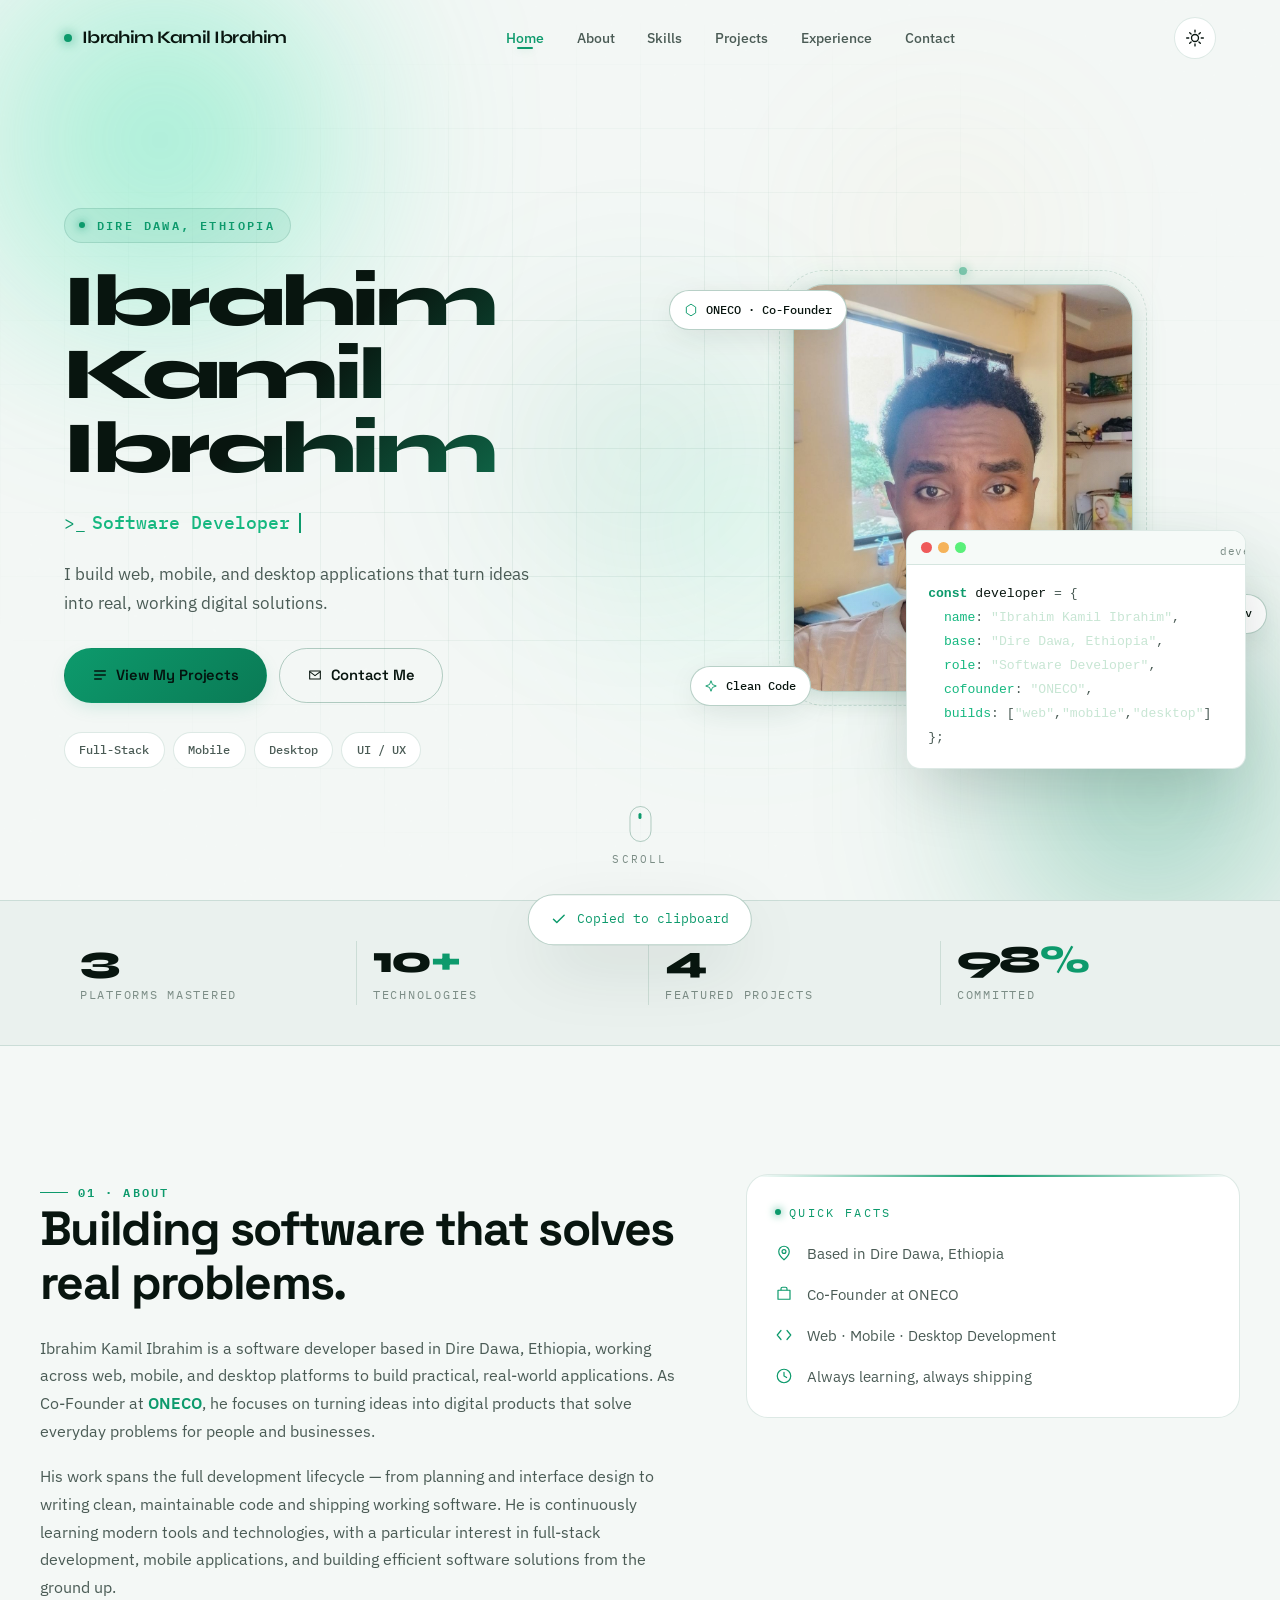
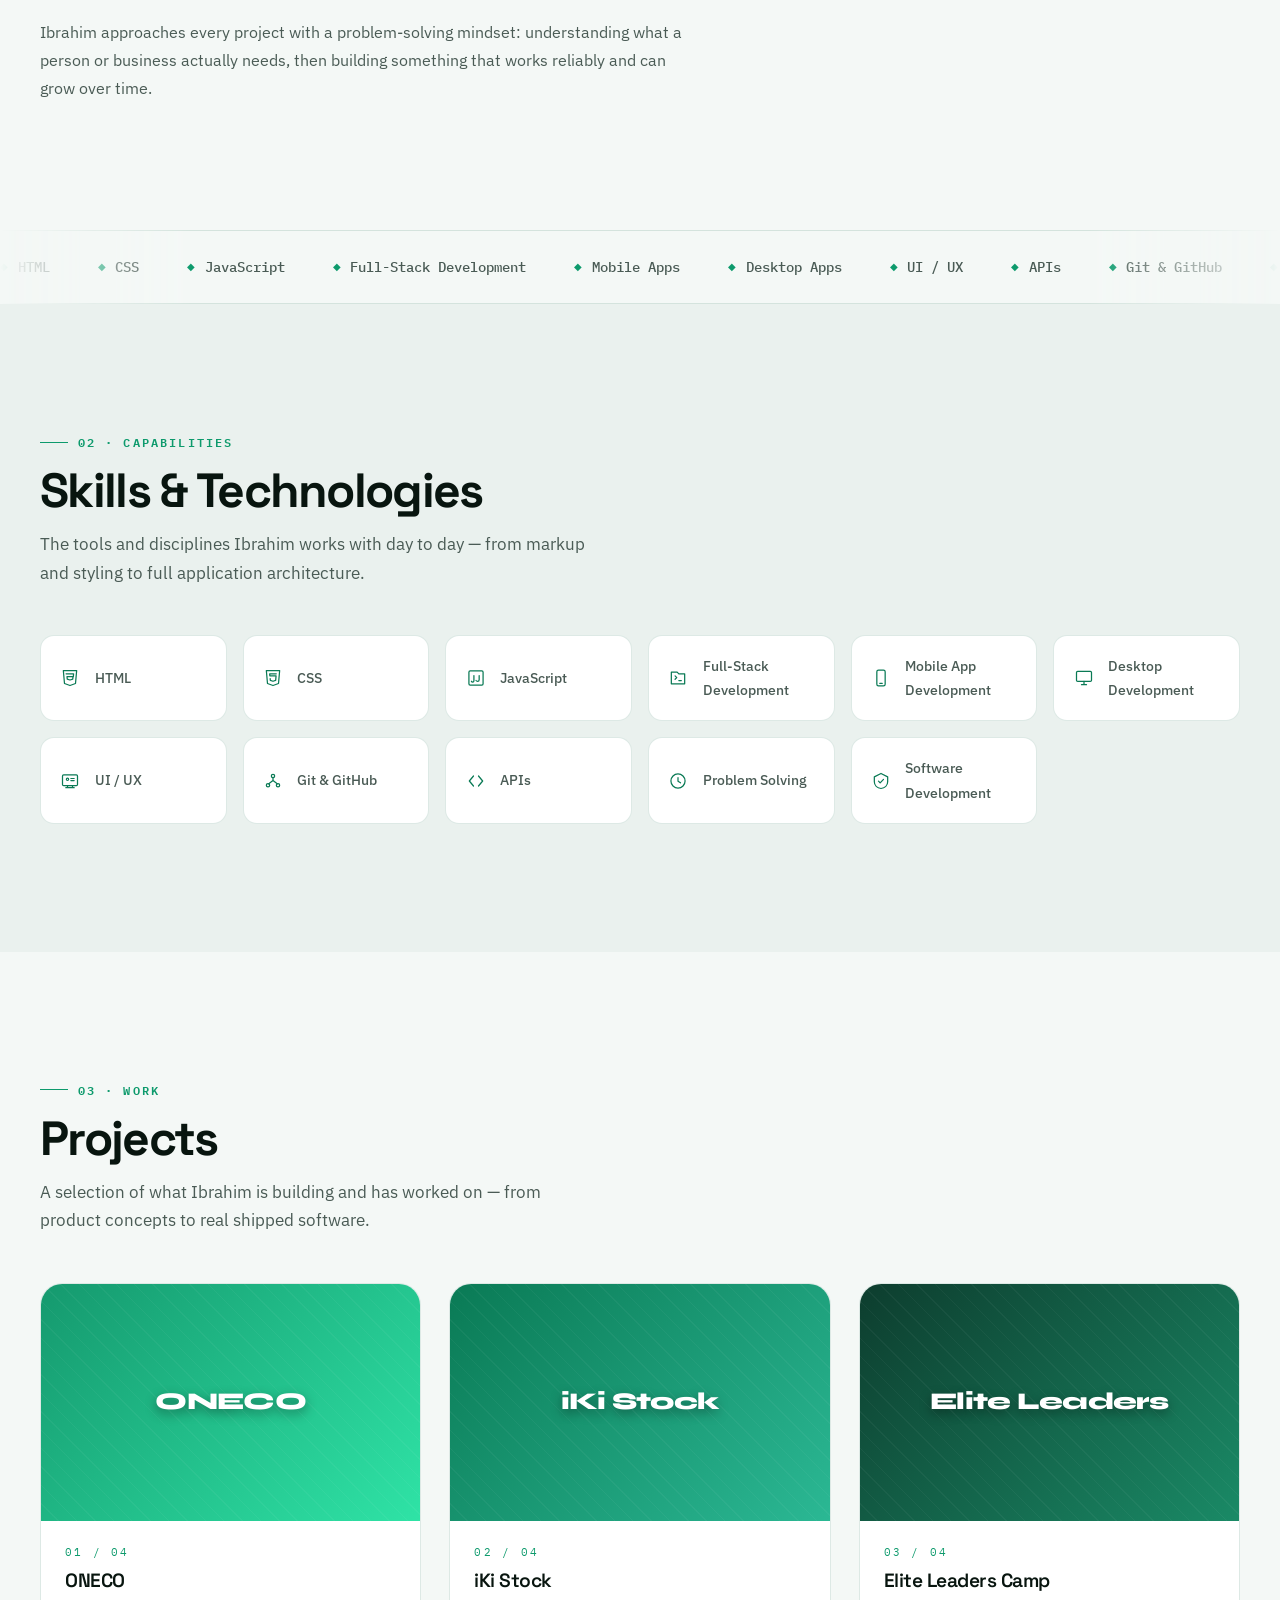
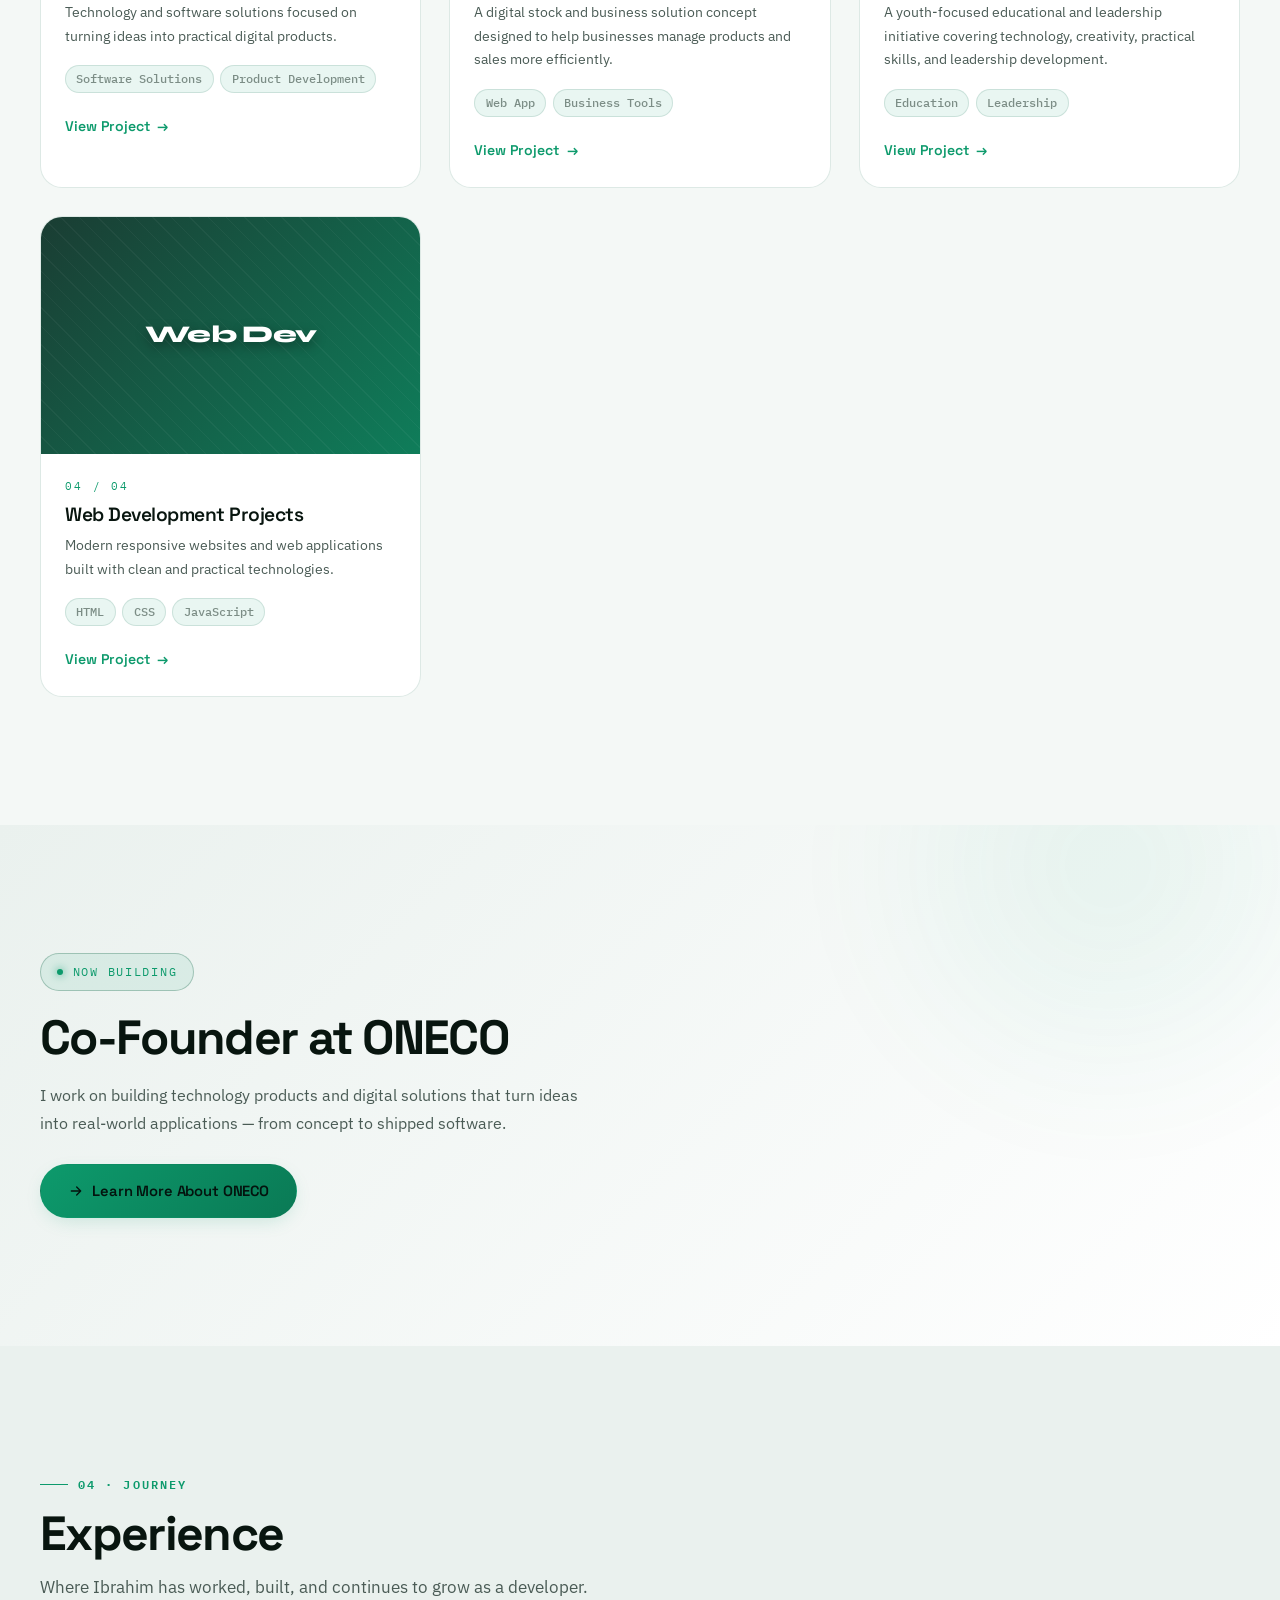
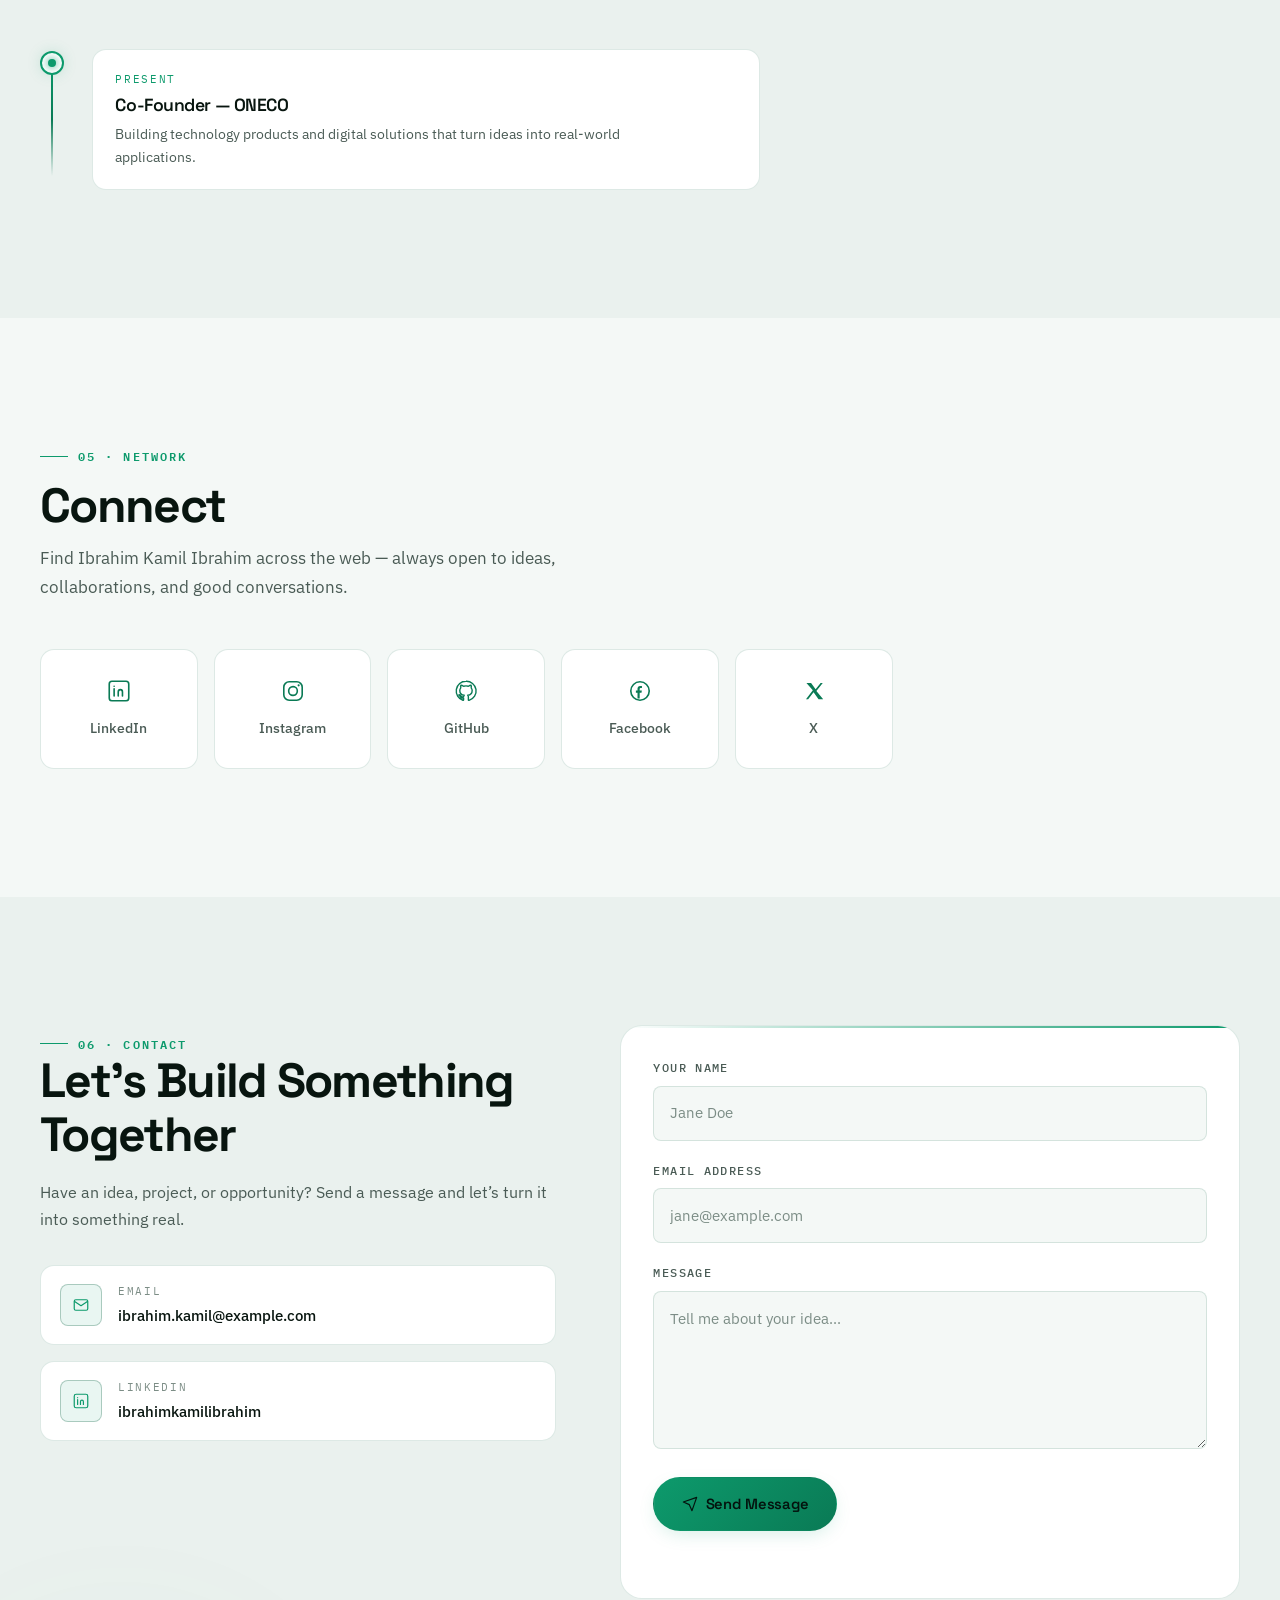
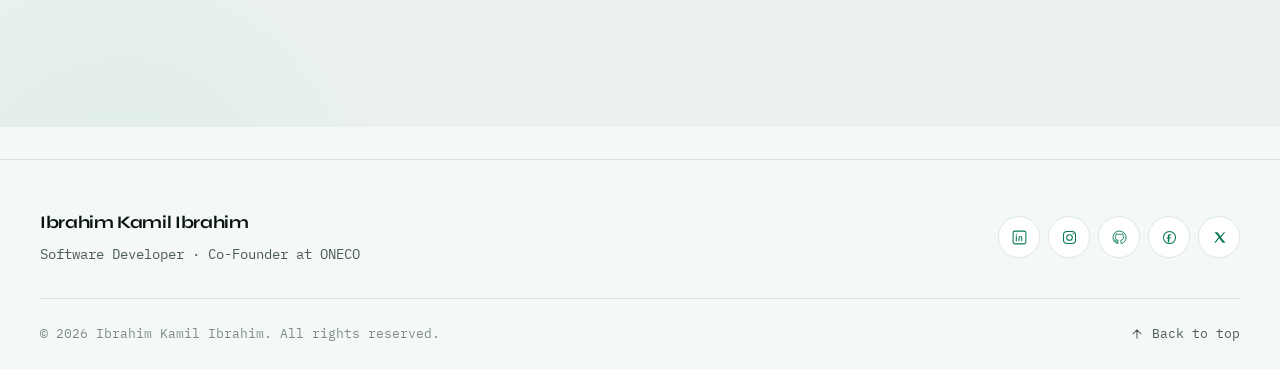
<file: index.html>
<!DOCTYPE html>
<html lang="en" data-theme="dark">
<head>
<meta charset="UTF-8" />
<meta name="viewport" content="width=device-width, initial-scale=1.0" />
<title>Ibrahim Kamil Ibrahim | Software Developer &amp; Co-Founder at ONECO</title>
<meta name="description" content="Ibrahim Kamil Ibrahim is a software developer and Co-Founder at ONECO, specializing in full-stack, web, mobile and desktop application development." />
<meta name="keywords" content="Ibrahim Kamil Ibrahim, Ibrahim Kamil, software developer Ethiopia, ONECO, full-stack developer" />
<meta name="author" content="Ibrahim Kamil Ibrahim" />
<meta name="robots" content="index, follow" />
<meta property="og:type" content="website" />
<meta property="og:title" content="Ibrahim Kamil Ibrahim | Software Developer & Co-Founder at ONECO" />
<meta property="og:description" content="Ibrahim Kamil Ibrahim is a software developer and Co-Founder at ONECO, specializing in full-stack, web, mobile and desktop application development." />
<meta property="og:url" content="https://ibrahim-kamil-ibrahim.github.io/" />
<meta property="og:site_name" content="Ibrahim Kamil Ibrahim" />
<meta property="og:locale" content="en_US" />
<link rel="preconnect" href="https://fonts.googleapis.com" />
<link rel="preconnect" href="https://fonts.gstatic.com" crossorigin />
<link href="https://fonts.googleapis.com/css2?family=Space+Grotesk:wght@400;500;600;700&family=IBM+Plex+Sans:wght@300;400;500;600&family=IBM+Plex+Mono:wght@400;500&family=Syne:wght@700;800&display=swap" rel="stylesheet" />

<!-- ============================================================
     GOOGLE SEARCH CONSOLE VERIFICATION (meta tag backup)
     ============================================================ -->
<meta name="google-site-verification" content="If9seBZ-auAfU0Hjgm3ITu2Q_s0Sl7HugbJEwwJlOo8" />

<!-- ============================================================
     CANONICAL URL
     ============================================================ -->
<link rel="canonical" href="https://ibrahim-kamil-ibrahim.github.io/" />

<!-- ============================================================
     OPEN GRAPH — IMAGE
     ============================================================ -->
<meta property="og:image" content="https://ibrahim-kamil-ibrahim.github.io/me.jpg" />
<meta property="og:image:width" content="960" />
<meta property="og:image:height" content="1280" />
<meta property="og:image:alt" content="Portrait of Ibrahim Kamil Ibrahim, software developer" />

<!-- ============================================================
     TWITTER CARD
     ============================================================ -->
<meta name="twitter:card" content="summary_large_image" />
<meta name="twitter:title" content="Ibrahim Kamil Ibrahim | Software Developer & Co-Founder at ONECO" />
<meta name="twitter:description" content="Ibrahim Kamil Ibrahim is a software developer and Co-Founder at ONECO, specializing in full-stack, web, mobile and desktop application development." />
<meta name="twitter:image" content="https://ibrahim-kamil-ibrahim.github.io/me.jpg" />
<meta name="twitter:image:alt" content="Portrait of Ibrahim Kamil Ibrahim, software developer" />

<!-- ============================================================
     SCHEMA.ORG — PERSON (JSON-LD)
     ============================================================ -->
<script type="application/ld+json">
{
  "@context": "https://schema.org",
  "@type": "Person",
  "name": "Ibrahim Kamil Ibrahim",
  "alternateName": "Ibrahim Kamil",
  "jobTitle": "Software Developer",
  "description": "Software developer and Co-Founder at ONECO, specializing in full-stack, web, mobile and desktop application development.",
  "image": "https://ibrahim-kamil-ibrahim.github.io/me.jpg",
  "url": "https://ibrahim-kamil-ibrahim.github.io/",
  "sameAs": [
    "https://www.linkedin.com/in/ibrahimkamilibrahim/",
    "https://www.instagram.com/ibrahim_kamil_ibrahim_/",
    "https://github.com/ibrahim-kamil-ibrahim",
    "https://web.facebook.com/ibrahimkamilibrahim1",
    "https://x.com/ibrahimkamil877"
  ],
  "worksFor": {
    "@type": "Organization",
    "name": "ONECO"
  },
  "address": {
    "@type": "PostalAddress",
    "addressLocality": "Dire Dawa",
    "addressRegion": "Dire Dawa",
    "addressCountry": "ET"
  },
  "knowsAbout": [
    "HTML",
    "CSS",
    "JavaScript",
    "Full-Stack Development",
    "Mobile App Development",
    "Desktop Development",
    "UI/UX Design",
    "Git",
    "GitHub",
    "APIs",
    "Software Development"
  ]
}
</script>

<!-- ============================================================
     SCHEMA.ORG — WEBSITE
     ============================================================ -->
<script type="application/ld+json">
{
  "@context": "https://schema.org",
  "@type": "WebSite",
  "name": "Ibrahim Kamil Ibrahim | Software Developer & Co-Founder at ONECO",
  "url": "https://ibrahim-kamil-ibrahim.github.io/",
  "description": "Portfolio of Ibrahim Kamil Ibrahim, software developer and Co-Founder at ONECO.",
  "author": {
    "@type": "Person",
    "name": "Ibrahim Kamil Ibrahim"
  }
}
</script>

<style>
/* ==========================================================================
   IBRAHIM KAMIL IBRAHIM — PORTFOLIO v3.0 "AURORA EDITION"
   ========================================================================== */

/* ---------- DESIGN TOKENS ---------- */
:root{
  --bg:#050a09;
  --bg-alt:#08110f;
  --panel:#0b1614;
  --panel-2:#0f1e1a;
  --panel-3:#132723;

  --border:rgba(58,199,149,.12);
  --border-strong:rgba(58,199,149,.28);
  --border-glow:rgba(47,227,166,.55);

  --emerald:#2fe3a6;
  --emerald-bright:#7dffce;
  --emerald-dim:#15996e;
  --emerald-soft:rgba(47,227,166,.10);
  --emerald-glow:rgba(47,227,166,.28);
  --emerald-glow-2:rgba(47,227,166,.06);

  --gold:#f5c56b;
  --gold-soft:rgba(245,197,107,.10);

  --text:#eaf4f0;
  --text-muted:#9cb2ab;
  --text-faint:#5b7a72;

  --font-display:"Syne","Space Grotesk",sans-serif;
  --font-heading:"Space Grotesk",sans-serif;
  --font-body:"IBM Plex Sans",sans-serif;
  --font-mono:"IBM Plex Mono",monospace;

  --radius-xs:4px;
  --radius-sm:8px;
  --radius-md:14px;
  --radius-lg:22px;
  --radius-xl:32px;
  --radius-full:999px;

  --shadow-sm:0 2px 8px -2px rgba(0,0,0,.5);
  --shadow-card:0 8px 32px -8px rgba(0,0,0,.6);
  --shadow-glow:0 0 40px -8px var(--emerald-glow);
  --shadow-lift:0 24px 70px -16px rgba(0,0,0,.8);

  --container:1200px;
  --nav-h:76px;

  --ease:cubic-bezier(.16,1,.3,1);
  --ease-out:cubic-bezier(.22,1,.36,1);
  --spring:cubic-bezier(.34,1.56,.64,1);
  --smooth:cubic-bezier(.65,0,.35,1);
}

/* ---------- LIGHT THEME ---------- */
[data-theme="light"]{
  --bg:#f4f8f6; --bg-alt:#eaf1ee; --panel:#ffffff; --panel-2:#f6faf8; --panel-3:#eef5f2;
  --border:rgba(20,100,70,.14); --border-strong:rgba(20,100,70,.30);
  --emerald:#0d9a6c; --emerald-bright:#16b880; --emerald-dim:#0a7a55;
  --emerald-soft:rgba(13,154,108,.09); --emerald-glow:rgba(13,154,108,.22);
  --text:#08150f; --text-muted:#4a5b55; --text-faint:#7c8d86;
  --shadow-card:0 8px 32px -8px rgba(18,46,38,.15);
  --shadow-lift:0 24px 70px -16px rgba(18,46,38,.25);
}

/* ---------- RESET ---------- */
*,*::before,*::after{box-sizing:border-box;}
html{scroll-behavior:smooth;-webkit-text-size-adjust:100%;}
body,h1,h2,h3,h4,h5,h6,p,ul,ol,figure,blockquote{margin:0;}
ul,ol{padding:0;list-style:none;}
img{max-width:100%;display:block;height:auto;}
a{color:inherit;text-decoration:none;}
button{font:inherit;color:inherit;background:none;border:0;cursor:pointer;}
input,textarea{font:inherit;color:inherit;}

/* ---------- CUSTOM SCROLLBAR ---------- */
::-webkit-scrollbar{width:10px;height:10px;}
::-webkit-scrollbar-track{background:var(--bg);}
::-webkit-scrollbar-thumb{background:linear-gradient(180deg,var(--emerald-dim),var(--emerald));border-radius:var(--radius-full);border:2px solid var(--bg);}
::-webkit-scrollbar-thumb:hover{background:var(--emerald-bright);}
::selection{background:var(--emerald-soft);color:var(--emerald-bright);}

/* ---------- BASE ---------- */
body{
  background:var(--bg);color:var(--text);
  font-family:var(--font-body);font-size:16px;line-height:1.7;
  -webkit-font-smoothing:antialiased;-moz-osx-font-smoothing:grayscale;
  transition:background .5s var(--ease),color .5s var(--ease);
  overflow-x:hidden;position:relative;
}
body::before{
  content:"";position:fixed;inset:0;pointer-events:none;z-index:1;
  background-image:url("data:image/svg+xml,%3Csvg viewBox='0 0 200 200' xmlns='http://www.w3.org/2000/svg'%3E%3Cfilter id='n'%3E%3CfeTurbulence type='fractalNoise' baseFrequency='0.9' numOctaves='2'/%3E%3CfeColorMatrix values='0 0 0 0 0 0 0 0 0 0 0 0 0 0 0 0 0 0 0.35 0'/%3E%3C/filter%3E%3Crect width='100%25' height='100%25' filter='url(%23n)'/%3E%3C/svg%3E");
  opacity:.035;mix-blend-mode:overlay;
}
[data-theme="light"] body::before{opacity:.06;}

h1,h2,h3,h4{font-family:var(--font-heading);color:var(--text);line-height:1.12;letter-spacing:-0.025em;font-weight:600;}
h2{font-size:clamp(2rem,4vw,3rem);font-weight:700;letter-spacing:-0.035em;max-width:24ch;}
h3{font-size:1.25rem;font-weight:600;}
p{color:var(--text-muted);max-width:65ch;}

/* ---------- KEYFRAMES ---------- */
@keyframes aurora{0%,100%{transform:translate(0,0) scale(1);}33%{transform:translate(60px,-40px) scale(1.15);}66%{transform:translate(-40px,30px) scale(.95);}}
@keyframes float{0%,100%{transform:translateY(0) translateX(0);}33%{transform:translateY(-12px) translateX(6px);}66%{transform:translateY(-6px) translateX(-6px);}}
@keyframes float-slow{0%,100%{transform:translateY(0);}50%{transform:translateY(-14px);}}
@keyframes pulse-glow{0%,100%{box-shadow:0 0 24px -6px var(--emerald-glow);}50%{box-shadow:0 0 48px -6px var(--emerald-glow),0 0 80px -12px var(--emerald-soft);}}
@keyframes gradient-shift{0%{background-position:0% 50%;}50%{background-position:100% 50%;}100%{background-position:0% 50%;}}
@keyframes border-flow{0%{background-position:0% 50%;}50%{background-position:100% 50%;}100%{background-position:0% 50%;}}
@keyframes marquee{from{transform:translateX(0);}to{transform:translateX(-50%);}}
@keyframes blink{50%{opacity:0;}}
@keyframes fade-up{from{opacity:0;transform:translateY(30px);}to{opacity:1;transform:translateY(0);}}
@keyframes scale-in{from{opacity:0;transform:scale(.9);}to{opacity:1;transform:scale(1);}}
@keyframes spin-slow{to{transform:rotate(360deg);}}
@keyframes shine{0%{background-position:-200% center;}100%{background-position:200% center;}}
@keyframes scroll-dot{0%{transform:translateY(0);opacity:1;}80%{transform:translateY(20px);opacity:0;}100%{transform:translateY(0);opacity:0;}}

/* ---------- SCROLL ANIMATION BASE ---------- */
[data-animate]{opacity:1;transform:none;transition:opacity .9s var(--ease-out),transform .9s var(--ease-out);}
html.js-ready [data-animate="fade-up"]{opacity:0;transform:translateY(32px);}
html.js-ready [data-animate="fade-left"]{opacity:0;transform:translateX(-40px);}
html.js-ready [data-animate="fade-right"]{opacity:0;transform:translateX(40px);}
html.js-ready [data-animate="scale-in"]{opacity:0;transform:scale(.94);}
html.js-ready [data-animate].visible{opacity:1;transform:translate(0,0) scale(1);}

/* ---------- CURSOR GLOW ---------- */
.cursor-glow{
  position:fixed;top:0;left:0;width:500px;height:500px;pointer-events:none;
  border-radius:50%;z-index:0;opacity:0;transition:opacity .4s;
  background:radial-gradient(circle,var(--emerald-glow) 0%,transparent 65%);
  filter:blur(40px);mix-blend-mode:screen;
  transform:translate(-50%,-50%);
  will-change:transform;
}
[data-theme="light"] .cursor-glow{mix-blend-mode:multiply;opacity:.35;}
@media (hover:hover){body:hover .cursor-glow{opacity:.6;}}

/* ---------- LAYOUT ---------- */
.section-inner{width:min(100% - 2.5rem,var(--container));margin-inline:auto;position:relative;z-index:2;}
.section{padding:clamp(5rem,10vw,8rem) 0;position:relative;}
.section-alt{background:var(--bg-alt);}
.section-head{display:flex;flex-direction:column;gap:.75rem;margin-bottom:3rem;max-width:720px;}
.section-tag{
  display:inline-flex;align-items:center;gap:.6rem;font-size:.75rem;font-weight:600;
  color:var(--emerald);text-transform:uppercase;letter-spacing:.18em;width:fit-content;
  font-family:var(--font-mono);
}
.section-tag::before{content:"";width:28px;height:1px;background:var(--emerald);}
.section-lead{color:var(--text-muted);font-size:1.05rem;max-width:56ch;}

/* ---------- SKIP LINK ---------- */
.skip-link{position:absolute;left:-999px;top:0;background:var(--emerald);color:#06110d;padding:.7rem 1.2rem;border-radius:0 0 var(--radius-sm) 0;z-index:9999;font-weight:600;font-size:.875rem;}
.skip-link:focus{left:.5rem;top:0;}

/* ==========================================================================
   NAVBAR
   ========================================================================== */
.site-header{position:fixed;top:0;left:0;right:0;z-index:100;height:var(--nav-h);transition:all .4s var(--ease);}
.site-header.scrolled{
  background:color-mix(in srgb,var(--bg) 78%,transparent);
  backdrop-filter:blur(20px) saturate(1.6);-webkit-backdrop-filter:blur(20px) saturate(1.6);
  border-bottom:1px solid var(--border);
}
.nav-inner{max-width:var(--container);margin-inline:auto;height:100%;display:flex;align-items:center;justify-content:space-between;padding:0 1.5rem;}
.nav-logo{font-family:var(--font-display);font-size:1.1rem;font-weight:700;letter-spacing:-.03em;color:var(--text);transition:color .25s;display:flex;align-items:center;gap:.6rem;}
.nav-logo::before{
  content:"";width:8px;height:8px;border-radius:50%;background:var(--emerald);
  box-shadow:0 0 12px var(--emerald);animation:pulse-glow 3s infinite;
}
.nav-logo:hover{color:var(--emerald);}
.nav-menu ul{display:flex;gap:.15rem;}
.nav-menu a{
  position:relative;padding:.5rem .95rem;font-size:.88rem;font-weight:500;
  color:var(--text-muted);border-radius:var(--radius-sm);transition:all .25s var(--ease);
}
.nav-menu a:hover{color:var(--text);background:var(--emerald-soft);}
.nav-menu a.active{color:var(--emerald);}
.nav-menu a.active::after{
  content:"";position:absolute;bottom:6px;left:50%;transform:translateX(-50%);
  width:16px;height:2px;background:var(--emerald);border-radius:var(--radius-full);
  box-shadow:0 0 8px var(--emerald-glow);
}
.nav-actions{display:flex;align-items:center;gap:.5rem;}
.nav-progress{
  position:fixed;top:var(--nav-h);left:0;height:2px;
  background:linear-gradient(90deg,var(--emerald-dim),var(--emerald-bright),var(--emerald));
  background-size:200% 100%;animation:border-flow 4s linear infinite;
  z-index:99;transition:width .1s linear;width:0%;
  box-shadow:0 0 12px var(--emerald-glow);
}
.icon-btn{
  position:relative;width:42px;height:42px;display:flex;align-items:center;justify-content:center;
  border-radius:var(--radius-full);background:var(--panel);border:1px solid var(--border);
  transition:all .3s var(--spring);
}
.icon-btn:hover{border-color:var(--border-strong);background:var(--panel-2);transform:scale(1.06) rotate(-8deg);}
.icon-btn:active{transform:scale(.94);}
.icon-btn .icon-sun,.icon-btn .icon-moon{position:absolute;transition:all .4s var(--ease);}
.icon-btn .icon-sun{opacity:0;transform:rotate(90deg) scale(.5);}
.icon-btn .icon-moon{opacity:1;transform:rotate(0) scale(1);}
[data-theme="light"] .icon-btn .icon-sun{opacity:1;transform:rotate(0) scale(1);}
[data-theme="light"] .icon-btn .icon-moon{opacity:0;transform:rotate(-90deg) scale(.5);}
.hamburger{display:none;width:42px;height:42px;position:relative;border-radius:var(--radius-sm);}
.hamburger span{position:absolute;left:11px;right:11px;height:2px;background:var(--text);border-radius:var(--radius-full);transition:all .35s var(--ease);}
.hamburger span:nth-child(1){top:14px;}
.hamburger span:nth-child(2){top:20px;}
.hamburger span:nth-child(3){top:26px;}
.hamburger.open span:nth-child(1){top:20px;transform:rotate(45deg);background:var(--emerald);}
.hamburger.open span:nth-child(2){opacity:0;transform:scaleX(0);}
.hamburger.open span:nth-child(3){top:20px;transform:rotate(-45deg);background:var(--emerald);}

/* ==========================================================================
   HERO
   ========================================================================== */
.hero{
  min-height:100vh;display:flex;align-items:center;position:relative;
  overflow:hidden;padding-top:var(--nav-h);
}
/* Aurora background */
.hero-aurora{position:absolute;inset:0;overflow:hidden;pointer-events:none;z-index:0;}
.hero-aurora span{
  position:absolute;border-radius:50%;filter:blur(90px);opacity:.55;
  will-change:transform;
}
.hero-aurora span:nth-child(1){width:520px;height:520px;background:radial-gradient(circle,#2fe3a6,transparent 70%);top:-120px;left:-100px;animation:aurora 18s ease-in-out infinite;}
.hero-aurora span:nth-child(2){width:420px;height:420px;background:radial-gradient(circle,#15996e,transparent 70%);bottom:-100px;right:-80px;animation:aurora 22s ease-in-out infinite reverse;}
.hero-aurora span:nth-child(3){width:340px;height:340px;background:radial-gradient(circle,#7dffce,transparent 70%);top:40%;left:45%;opacity:.25;animation:aurora 26s ease-in-out infinite;}
.hero-aurora span:nth-child(4){width:280px;height:280px;background:radial-gradient(circle,#f5c56b,transparent 70%);top:10%;right:15%;opacity:.12;animation:aurora 20s ease-in-out infinite reverse;}

.hero::after{
  content:"";position:absolute;inset:0;pointer-events:none;z-index:1;
  background-image:
    linear-gradient(var(--border) 1px,transparent 1px),
    linear-gradient(90deg,var(--border) 1px,transparent 1px);
  background-size:64px 64px;opacity:.5;
  mask-image:radial-gradient(ellipse 75% 65% at 50% 50%,black 25%,transparent 75%);
  -webkit-mask-image:radial-gradient(ellipse 75% 65% at 50% 50%,black 25%,transparent 75%);
}

.hero-inner{
  position:relative;z-index:2;width:100%;max-width:var(--container);margin-inline:auto;
  padding:0 1.5rem;display:grid;grid-template-columns:1.15fr 1fr;
  gap:clamp(2rem,5vw,5rem);align-items:center;
}
.hero-copy{display:flex;flex-direction:column;gap:1.35rem;}
.hero-kicker{
  font-size:.75rem;font-weight:600;color:var(--emerald);text-transform:uppercase;
  letter-spacing:.2em;display:flex;align-items:center;gap:.7rem;
  font-family:var(--font-mono);width:fit-content;
  padding:.4rem .9rem;border-radius:var(--radius-full);
  background:var(--emerald-soft);border:1px solid var(--border);
}
.hero-kicker::before{
  content:"";width:6px;height:6px;border-radius:50%;background:var(--emerald);
  box-shadow:0 0 8px var(--emerald);animation:pulse-glow 2s infinite;
}
.hero-name{
  font-family:var(--font-display);
  font-size:clamp(2.6rem,6vw,4.6rem);font-weight:800;line-height:1;letter-spacing:-.045em;
  background:linear-gradient(135deg,var(--text) 20%,var(--emerald-bright) 55%,var(--text) 90%);
  background-size:220% 220%;animation:gradient-shift 8s ease-in-out infinite;
  -webkit-background-clip:text;background-clip:text;-webkit-text-fill-color:transparent;
}
.hero-role{
  font-family:var(--font-mono);font-size:clamp(1rem,1.6vw,1.15rem);
  color:var(--text-muted);font-weight:400;display:flex;flex-wrap:wrap;align-items:center;gap:.4rem;
  min-height:1.6em;
}
.hero-role .prompt{color:var(--emerald);}
.hero-role .typed{color:var(--emerald-bright);font-weight:500;}
.hero-role .caret{
  display:inline-block;width:2px;height:1.1em;background:var(--emerald);
  animation:blink 1s step-end infinite;vertical-align:middle;margin-left:2px;
}
.hero-desc{font-size:1.05rem;color:var(--text-muted);max-width:48ch;line-height:1.75;}
.hero-actions{display:flex;flex-wrap:wrap;gap:.75rem;margin-top:.5rem;}
.hero-badges{display:flex;flex-wrap:wrap;gap:.5rem;margin-top:.5rem;}
.hero-badges li{
  padding:.4rem .9rem;font-size:.78rem;font-weight:500;color:var(--text-muted);
  background:var(--panel);border:1px solid var(--border);border-radius:var(--radius-full);
  transition:all .3s var(--spring);font-family:var(--font-mono);
}
.hero-badges li:hover{border-color:var(--border-strong);color:var(--emerald);transform:translateY(-2px);background:var(--emerald-soft);}

/* Hero visual */
.hero-visual{position:relative;display:flex;justify-content:center;align-items:center;min-height:520px;}
.portrait-wrap{position:relative;width:min(340px,90%);perspective:1200px;}
.portrait-frame{
  position:relative;width:100%;aspect-ratio:3/3.6;border-radius:var(--radius-xl);
  overflow:hidden;background:var(--panel);
  border:1px solid var(--border-strong);
  box-shadow:var(--shadow-card),var(--shadow-glow);
  transition:transform .3s var(--ease);
  transform-style:preserve-3d;
  z-index:3;
}
.portrait-frame img{width:100%;height:100%;object-fit:cover;transition:transform .8s var(--ease);}
.portrait-frame:hover img{transform:scale(1.04);}
.portrait-frame::before{
  content:"";position:absolute;inset:0;z-index:2;pointer-events:none;
  background:linear-gradient(135deg,transparent 40%,rgba(47,227,166,.08) 100%);
}
.portrait-ring{
  position:absolute;inset:-14px;border-radius:calc(var(--radius-xl) + 14px);
  border:1px dashed var(--border-strong);opacity:.5;
  animation:spin-slow 40s linear infinite;pointer-events:none;z-index:1;
}
.portrait-ring::before,.portrait-ring::after{
  content:"";position:absolute;width:8px;height:8px;border-radius:50%;
  background:var(--emerald);box-shadow:0 0 12px var(--emerald);
}
.portrait-ring::before{top:0;left:50%;transform:translate(-50%,-50%);}
.portrait-ring::after{bottom:0;left:50%;transform:translate(-50%,50%);}

/* Floating stat chips */
.float-chip{
  position:absolute;display:flex;align-items:center;gap:.5rem;
  padding:.55rem .85rem;background:var(--panel);border:1px solid var(--border-strong);
  border-radius:var(--radius-full);font-family:var(--font-mono);font-size:.75rem;
  font-weight:500;color:var(--text);box-shadow:var(--shadow-card);z-index:4;
  backdrop-filter:blur(10px);white-space:nowrap;
}
.float-chip svg{width:14px;height:14px;color:var(--emerald);}
.chip-1{top:12%;left:-8%;animation:float 6s ease-in-out infinite;}
.chip-2{bottom:22%;right:-10%;animation:float 7s ease-in-out infinite .8s;}
.chip-3{bottom:8%;left:-4%;animation:float 8s ease-in-out infinite 1.6s;}

/* Code window */
.code-window{
  position:absolute;right:-6%;bottom:-4%;width:min(340px,78%);
  background:var(--panel);border:1px solid var(--border);border-radius:var(--radius-md);
  box-shadow:var(--shadow-lift);z-index:5;animation:float 9s ease-in-out infinite;
  overflow:hidden;
}
.code-window-bar{display:flex;gap:6px;padding:11px 14px;background:var(--panel-2);border-bottom:1px solid var(--border);}
.code-window-bar span{width:11px;height:11px;border-radius:50%;}
.code-window-bar span:nth-child(1){background:#ef5a5a;}
.code-window-bar span:nth-child(2){background:#f5b35a;}
.code-window-bar span:nth-child(3){background:#5af07a;}
.code-window-title{
  margin-left:auto;font-family:var(--font-mono);font-size:.7rem;color:var(--text-faint);
  letter-spacing:.05em;
}
.code-window-body{
  padding:1.1rem 1.3rem;margin:0;font-family:var(--font-mono);font-size:.82rem;
  line-height:1.75;color:var(--text-muted);overflow:hidden;
}
.tok-kw{color:var(--emerald);font-weight:600;}
.tok-var{color:var(--text);}
.tok-key{color:var(--emerald-bright);font-weight:500;}
.tok-str{color:#c8e6d4;}
.tok-num{color:var(--gold);}

/* Scroll indicator */
.scroll-cue{
  position:absolute;bottom:2rem;left:50%;transform:translateX(-50%);
  display:flex;flex-direction:column;align-items:center;gap:.5rem;z-index:3;
  font-family:var(--font-mono);font-size:.68rem;color:var(--text-faint);
  letter-spacing:.2em;text-transform:uppercase;
}
.scroll-cue .mouse{
  width:22px;height:36px;border:1.5px solid var(--border-strong);border-radius:var(--radius-full);
  position:relative;display:flex;justify-content:center;padding-top:6px;
}
.scroll-cue .mouse::before{
  content:"";width:3px;height:6px;border-radius:2px;background:var(--emerald);
  animation:scroll-dot 2s ease-in-out infinite;
}

/* ==========================================================================
   BUTTONS
   ========================================================================== */
.btn{
  position:relative;display:inline-flex;align-items:center;justify-content:center;gap:.5rem;
  padding:.85rem 1.7rem;font-size:.92rem;font-weight:600;font-family:var(--font-heading);
  letter-spacing:-.01em;border-radius:var(--radius-full);border:1px solid transparent;
  cursor:pointer;transition:transform .3s var(--spring),box-shadow .3s var(--ease),
    background .3s,border-color .3s,color .3s;overflow:hidden;isolation:isolate;
}
.btn > *{position:relative;z-index:2;}
.btn::before{
  content:"";position:absolute;inset:0;z-index:1;
  background:linear-gradient(120deg,transparent 30%,rgba(255,255,255,.18) 50%,transparent 70%);
  background-size:200% 100%;transform:translateX(-100%);transition:transform .7s var(--ease);
}
.btn:hover::before{transform:translateX(100%);}
.btn-primary{background:linear-gradient(135deg,var(--emerald),var(--emerald-dim));color:#04130e;box-shadow:0 6px 20px -6px var(--emerald-glow);}
.btn-primary:hover{transform:translateY(-3px) scale(1.03);box-shadow:0 12px 36px -6px var(--emerald-glow),0 0 60px -12px var(--emerald-soft);}
.btn-primary:active{transform:translateY(-1px) scale(.99);}
.btn-outline{background:transparent;color:var(--text);border-color:var(--border-strong);}
.btn-outline:hover{border-color:var(--emerald);color:var(--emerald);background:var(--emerald-soft);transform:translateY(-2px);}
.btn-ghost{background:transparent;color:var(--text-muted);border-color:transparent;}
.btn-ghost:hover{color:var(--emerald);background:var(--emerald-soft);}
.btn svg{width:16px;height:16px;}

/* ==========================================================================
   STATS STRIP
   ========================================================================== */
.stats-strip{
  position:relative;z-index:2;
  border-top:1px solid var(--border);border-bottom:1px solid var(--border);
  background:var(--bg-alt);
}
.stats-inner{
  display:grid;grid-template-columns:repeat(4,1fr);
  max-width:var(--container);margin-inline:auto;padding:2.5rem 1.5rem;gap:1rem;
}
.stat{display:flex;flex-direction:column;gap:.35rem;padding:0 1rem;border-left:1px solid var(--border);}
.stat:first-child{border-left:none;}
.stat-num{
  font-family:var(--font-display);font-size:clamp(1.8rem,3vw,2.6rem);
  font-weight:800;color:var(--text);letter-spacing:-.04em;line-height:1;
}
.stat-num .plus{color:var(--emerald);}
.stat-label{font-family:var(--font-mono);font-size:.72rem;color:var(--text-faint);text-transform:uppercase;letter-spacing:.15em;}

/* ==========================================================================
   ABOUT
   ========================================================================== */
.about-grid{display:grid;grid-template-columns:1.3fr 1fr;gap:clamp(2rem,5vw,5rem);align-items:start;}
.about-copy h2{margin-bottom:1.5rem;}
.about-copy p{margin-bottom:1.1rem;font-size:1.02rem;}
.about-copy p:last-child{margin-bottom:0;}
.about-copy strong{color:var(--emerald);font-weight:600;}
.about-card{
  position:sticky;top:calc(var(--nav-h) + 2rem);
  background:var(--panel);border:1px solid var(--border);border-radius:var(--radius-lg);
  padding:1.75rem;overflow:hidden;
}
.about-card::before{
  content:"";position:absolute;top:0;left:0;right:0;height:2px;
  background:linear-gradient(90deg,transparent,var(--emerald),transparent);
}
.about-card-title{
  font-family:var(--font-mono);font-size:.72rem;color:var(--emerald);
  text-transform:uppercase;letter-spacing:.2em;margin-bottom:1.2rem;
  display:flex;align-items:center;gap:.5rem;
}
.about-card-title::before{content:"";width:6px;height:6px;border-radius:50%;background:var(--emerald);box-shadow:0 0 8px var(--emerald);}
.about-list{display:flex;flex-direction:column;gap:1rem;}
.about-list li{display:flex;gap:.85rem;align-items:flex-start;font-size:.92rem;color:var(--text-muted);}
.about-list li svg{width:18px;height:18px;flex-shrink:0;color:var(--emerald);margin-top:3px;}

/* ==========================================================================
   MARQUEE
   ========================================================================== */
.marquee{
  position:relative;overflow:hidden;padding:1.5rem 0;
  background:var(--bg);border-top:1px solid var(--border);border-bottom:1px solid var(--border);
  mask-image:linear-gradient(90deg,transparent,black 15%,black 85%,transparent);
  -webkit-mask-image:linear-gradient(90deg,transparent,black 15%,black 85%,transparent);
}
.marquee-track{display:flex;gap:3rem;width:max-content;animation:marquee 32s linear infinite;}
.marquee:hover .marquee-track{animation-play-state:paused;}
.marquee-item{
  display:flex;align-items:center;gap:.6rem;
  font-family:var(--font-mono);font-size:.9rem;color:var(--text-muted);
  font-weight:500;white-space:nowrap;transition:color .3s;
}
.marquee-item::before{content:"◆";color:var(--emerald);font-size:.6rem;}
.marquee-item:hover{color:var(--emerald);}

/* ==========================================================================
   SKILLS
   ========================================================================== */
.skills-grid{display:grid;grid-template-columns:repeat(auto-fill,minmax(180px,1fr));gap:1rem;margin-top:.5rem;}
.skill-card{
  position:relative;display:flex;align-items:center;gap:.9rem;padding:1.1rem 1.2rem;
  background:var(--panel);border:1px solid var(--border);border-radius:var(--radius-md);
  font-size:.9rem;font-weight:500;color:var(--text-muted);cursor:default;
  transition:all .35s var(--spring);overflow:hidden;
}
.skill-card::before{
  content:"";position:absolute;inset:0;opacity:0;transition:opacity .35s;
  background:linear-gradient(135deg,var(--emerald-soft) 0%,transparent 60%);
}
.skill-card::after{
  content:"";position:absolute;left:0;top:0;bottom:0;width:2px;
  background:var(--emerald);transform:scaleY(0);transform-origin:top;
  transition:transform .35s var(--ease);
}
.skill-card:hover{
  border-color:var(--border-strong);background:var(--panel-2);color:var(--text);
  transform:translateY(-4px);box-shadow:var(--shadow-card),0 0 24px -10px var(--emerald-glow);
}
.skill-card:hover::before{opacity:1;}
.skill-card:hover::after{transform:scaleY(1);}
.skill-card svg{width:20px;height:20px;flex-shrink:0;color:var(--emerald-dim);transition:all .35s var(--spring);position:relative;z-index:1;}
.skill-card:hover svg{color:var(--emerald);transform:scale(1.15) rotate(-6deg);}
.skill-card span{position:relative;z-index:1;}

/* ==========================================================================
   PROJECTS
   ========================================================================== */
.projects-grid{display:grid;grid-template-columns:repeat(auto-fill,minmax(320px,1fr));gap:1.75rem;margin-top:.5rem;}
.project-card{
  position:relative;background:var(--panel);border:1px solid var(--border);
  border-radius:var(--radius-lg);overflow:hidden;
  transition:all .5s var(--ease-out);transform-style:preserve-3d;
}
.project-card::before{
  content:"";position:absolute;inset:-1px;border-radius:inherit;padding:1px;z-index:0;
  background:linear-gradient(135deg,var(--emerald),transparent 40%,transparent 60%,var(--emerald-bright));
  -webkit-mask:linear-gradient(#000 0 0) content-box,linear-gradient(#000 0 0);
  -webkit-mask-composite:xor;mask-composite:exclude;
  opacity:0;transition:opacity .4s;pointer-events:none;
}
.project-card:hover::before{opacity:1;}
.project-card:hover{
  border-color:transparent;transform:translateY(-8px);
  box-shadow:var(--shadow-lift),0 0 40px -12px var(--emerald-glow);
}
.project-thumb{position:relative;aspect-ratio:16/10;overflow:hidden;background:var(--bg-alt);}
.project-thumb-placeholder{
  width:100%;height:100%;display:flex;align-items:center;justify-content:center;
  color:#fff;font-family:var(--font-display);font-weight:800;
  font-size:1.5rem;letter-spacing:-.03em;text-shadow:0 4px 12px rgba(0,0,0,.4);
  transition:transform .7s var(--ease-out);position:relative;
}
.project-thumb-placeholder::after{
  content:"";position:absolute;inset:0;
  background:
    repeating-linear-gradient(45deg,transparent 0 12px,rgba(255,255,255,.04) 12px 13px);
}
.project-card:hover .project-thumb-placeholder{transform:scale(1.08);}
.project-thumb-overlay{
  position:absolute;inset:0;
  background:linear-gradient(to top,rgba(5,10,9,.85) 0%,transparent 55%);
  opacity:0;transition:opacity .4s;display:flex;align-items:flex-end;padding:1rem;
}
.project-card:hover .project-thumb-overlay{opacity:1;}
.project-thumb-overlay .tag{
  font-family:var(--font-mono);font-size:.7rem;color:var(--emerald);
  padding:.25rem .6rem;border:1px solid var(--border-strong);
  border-radius:var(--radius-full);background:rgba(0,0,0,.4);
  backdrop-filter:blur(6px);
}
.project-body{padding:1.4rem 1.5rem 1.5rem;position:relative;z-index:1;}
.project-num{
  font-family:var(--font-mono);font-size:.7rem;color:var(--emerald);
  letter-spacing:.2em;margin-bottom:.5rem;display:block;
}
.project-body h3{margin-bottom:.5rem;font-size:1.2rem;transition:color .3s;}
.project-card:hover .project-body h3{color:var(--emerald);}
.project-body > p{font-size:.9rem;margin-bottom:1.1rem;line-height:1.65;}
.tech-tags{display:flex;flex-wrap:wrap;gap:.4rem;margin-bottom:1.2rem;}
.tech-tags li{
  padding:.2rem .65rem;font-size:.72rem;font-weight:500;
  color:var(--text-faint);background:var(--emerald-soft);
  border-radius:var(--radius-full);border:1px solid var(--border);
  transition:all .3s;font-family:var(--font-mono);
}
.project-card:hover .tech-tags li{border-color:var(--border-strong);color:var(--emerald-dim);}
.project-link{
  display:inline-flex;align-items:center;gap:.45rem;font-size:.88rem;
  font-weight:600;color:var(--emerald);transition:gap .3s var(--ease);
  font-family:var(--font-heading);
}
.project-link::after{content:"→";transition:transform .3s var(--spring);}
.project-card:hover .project-link{gap:.7rem;}
.project-card:hover .project-link::after{transform:translateX(4px);}

/* ==========================================================================
   ONECO
   ========================================================================== */
.oneco{
  position:relative;overflow:hidden;
  background:linear-gradient(135deg,var(--bg-alt) 0%,var(--panel) 100%);
}
.oneco::before{
  content:"";position:absolute;top:-50%;right:-10%;width:600px;height:600px;
  border-radius:50%;background:radial-gradient(circle,var(--emerald-glow) 0%,transparent 65%);
  filter:blur(60px);opacity:.4;pointer-events:none;
}
.oneco-inner{
  display:flex;align-items:center;justify-content:space-between;
  gap:2.5rem;flex-wrap:wrap;position:relative;z-index:2;
}
.oneco-content{max-width:560px;}
.oneco-content h2{margin-bottom:1rem;}
.oneco-content p{margin-bottom:1.75rem;font-size:1.02rem;}
.oneco-badge{
  display:inline-flex;align-items:center;gap:.6rem;padding:.5rem 1rem;
  background:var(--emerald-soft);border:1px solid var(--border-strong);
  border-radius:var(--radius-full);font-family:var(--font-mono);
  font-size:.72rem;color:var(--emerald);letter-spacing:.15em;
  text-transform:uppercase;margin-bottom:1.25rem;
}
.oneco-badge::before{content:"";width:6px;height:6px;border-radius:50%;background:var(--emerald);box-shadow:0 0 8px var(--emerald);animation:pulse-glow 2s infinite;}

/* ==========================================================================
   TIMELINE
   ========================================================================== */
.timeline{position:relative;margin-top:.5rem;max-width:720px;}
.timeline::before{
  content:"";position:absolute;left:11px;top:14px;bottom:14px;width:2px;
  background:linear-gradient(to bottom,var(--emerald),var(--emerald-dim),transparent);
  border-radius:var(--radius-full);
}
.timeline-item{position:relative;padding-left:3.25rem;padding-bottom:2.25rem;}
.timeline-item:last-child{padding-bottom:0;}
.timeline-marker{
  position:absolute;left:0;top:2px;width:24px;height:24px;border-radius:50%;
  background:var(--panel);border:2px solid var(--emerald);display:flex;
  align-items:center;justify-content:center;z-index:2;
  box-shadow:0 0 16px -2px var(--emerald-glow);
  transition:all .35s var(--spring);
}
.timeline-marker::after{
  content:"";width:8px;height:8px;border-radius:50%;background:var(--emerald);
  box-shadow:0 0 8px var(--emerald);
}
.timeline-item:hover .timeline-marker{transform:scale(1.2);border-color:var(--emerald-bright);}
.timeline-card{
  background:var(--panel);border:1px solid var(--border);border-radius:var(--radius-md);
  padding:1.25rem 1.4rem;transition:all .35s var(--ease);
}
.timeline-item:hover .timeline-card{border-color:var(--border-strong);background:var(--panel-2);}
.timeline-date{
  font-family:var(--font-mono);font-size:.7rem;color:var(--emerald);
  letter-spacing:.15em;text-transform:uppercase;margin-bottom:.4rem;
}
.timeline-card h3{font-size:1.1rem;margin-bottom:.4rem;}
.timeline-card p{font-size:.9rem;line-height:1.65;}

/* ==========================================================================
   SOCIAL
   ========================================================================== */
.social-grid{display:grid;grid-template-columns:repeat(auto-fill,minmax(150px,1fr));gap:1rem;margin-top:.5rem;}
.social-card{
  position:relative;display:flex;flex-direction:column;align-items:center;justify-content:center;
  gap:.8rem;padding:1.75rem 1rem;background:var(--panel);border:1px solid var(--border);
  border-radius:var(--radius-md);font-size:.85rem;font-weight:500;color:var(--text-muted);
  transition:all .4s var(--spring);overflow:hidden;
}
.social-card::before{
  content:"";position:absolute;inset:0;opacity:0;transition:opacity .4s;
  background:radial-gradient(circle at 50% 0%,var(--emerald-soft) 0%,transparent 70%);
}
.social-card svg{width:26px;height:26px;color:var(--emerald-dim);transition:all .5s var(--spring);position:relative;z-index:1;}
.social-card span{position:relative;z-index:1;}
.social-card:hover{
  border-color:var(--border-strong);background:var(--panel-2);color:var(--text);
  transform:translateY(-6px);box-shadow:var(--shadow-card),0 0 28px -10px var(--emerald-glow);
}
.social-card:hover::before{opacity:1;}
.social-card:hover svg{color:var(--emerald);transform:scale(1.2) rotate(-8deg);}

/* ==========================================================================
   CONTACT
   ========================================================================== */
.contact{position:relative;overflow:hidden;}
.contact::before{
  content:"";position:absolute;bottom:-40%;left:-10%;width:500px;height:500px;
  border-radius:50%;background:radial-gradient(circle,var(--emerald-glow) 0%,transparent 65%);
  filter:blur(70px);opacity:.35;pointer-events:none;
}
.contact-grid{display:grid;grid-template-columns:1fr 1.2fr;gap:clamp(2rem,5vw,4rem);align-items:start;position:relative;z-index:2;}
.contact-info h2{margin-bottom:1rem;}
.contact-info > p{margin-bottom:2rem;font-size:1.02rem;}
.contact-methods{display:flex;flex-direction:column;gap:1rem;margin-bottom:2rem;}
.contact-method{
  display:flex;align-items:center;gap:1rem;padding:1rem 1.2rem;
  background:var(--panel);border:1px solid var(--border);border-radius:var(--radius-md);
  transition:all .3s var(--spring);cursor:pointer;text-align:left;width:100%;
}
.contact-method:hover{border-color:var(--border-strong);background:var(--panel-2);transform:translateX(4px);}
.contact-method-icon{
  width:42px;height:42px;border-radius:var(--radius-sm);display:flex;
  align-items:center;justify-content:center;flex-shrink:0;
  background:var(--emerald-soft);border:1px solid var(--border-strong);
}
.contact-method-icon svg{width:18px;height:18px;color:var(--emerald);}
.contact-method-text{display:flex;flex-direction:column;gap:.15rem;min-width:0;}
.contact-method-label{font-family:var(--font-mono);font-size:.68rem;color:var(--text-faint);text-transform:uppercase;letter-spacing:.15em;}
.contact-method-value{font-size:.92rem;color:var(--text);font-weight:500;overflow:hidden;text-overflow:ellipsis;white-space:nowrap;}

.contact-form{
  display:flex;flex-direction:column;gap:1.25rem;
  background:var(--panel);border:1px solid var(--border);border-radius:var(--radius-lg);
  padding:2rem;position:relative;overflow:hidden;
}
.contact-form::before{
  content:"";position:absolute;top:0;left:0;right:0;height:2px;
  background:linear-gradient(90deg,transparent,var(--emerald),transparent);
  background-size:200% 100%;animation:border-flow 4s linear infinite;
}
.form-row{display:flex;flex-direction:column;gap:.5rem;position:relative;}
.form-row label{
  font-family:var(--font-mono);font-size:.72rem;font-weight:500;
  color:var(--text-muted);text-transform:uppercase;letter-spacing:.12em;
}
.form-row input,.form-row textarea{
  padding:.85rem 1rem;background:var(--bg);border:1px solid var(--border);
  border-radius:var(--radius-sm);font-size:.95rem;color:var(--text);
  transition:all .25s var(--ease);width:100%;
}
.form-row input:focus,.form-row textarea:focus{
  outline:none;border-color:var(--emerald);background:var(--bg-alt);
  box-shadow:0 0 0 4px var(--emerald-soft);
}
.form-row input::placeholder,.form-row textarea::placeholder{color:var(--text-faint);}
.form-row textarea{resize:vertical;min-height:130px;font-family:var(--font-body);}
.contact-form .btn-primary{align-self:flex-start;margin-top:.5rem;}
.form-note{
  font-family:var(--font-mono);font-size:.78rem;color:var(--emerald);
  min-height:1.2em;letter-spacing:.02em;
}

/* ==========================================================================
   FOOTER
   ========================================================================== */
.site-footer{border-top:1px solid var(--border);padding:3rem 0 1.5rem;margin-top:2rem;position:relative;}
.footer-inner{display:flex;align-items:center;justify-content:space-between;gap:2rem;flex-wrap:wrap;padding-bottom:2rem;border-bottom:1px solid var(--border);}
.footer-brand{display:flex;flex-direction:column;gap:.3rem;}
.footer-name{font-family:var(--font-display);font-size:1.1rem;font-weight:700;color:var(--text);letter-spacing:-.02em;}
.footer-role{font-size:.85rem;color:var(--text-muted);font-family:var(--font-mono);}
.footer-social{display:flex;gap:.5rem;}
.footer-social a{
  width:42px;height:42px;display:flex;align-items:center;justify-content:center;
  border-radius:var(--radius-full);background:var(--panel);border:1px solid var(--border);
  transition:all .3s var(--spring);
}
.footer-social a svg{width:17px;height:17px;color:var(--emerald-dim);transition:color .3s;}
.footer-social a:hover{border-color:var(--border-strong);background:var(--panel-2);transform:translateY(-3px);box-shadow:0 6px 18px -6px var(--emerald-glow);}
.footer-social a:hover svg{color:var(--emerald);}
.footer-bottom{display:flex;justify-content:space-between;align-items:center;gap:1rem;padding-top:1.5rem;flex-wrap:wrap;}
.footer-copy{font-size:.8rem;color:var(--text-faint);font-family:var(--font-mono);}
.footer-back{
  display:inline-flex;align-items:center;gap:.5rem;font-size:.8rem;color:var(--text-muted);
  transition:color .3s;font-family:var(--font-mono);
}
.footer-back:hover{color:var(--emerald);}
.footer-back svg{width:14px;height:14px;transition:transform .3s var(--spring);}
.footer-back:hover svg{transform:translateY(-3px);}

/* ==========================================================================
   BACK TO TOP
   ========================================================================== */
.back-top{
  position:fixed;bottom:2rem;right:2rem;width:52px;height:52px;z-index:90;
  display:flex;align-items:center;justify-content:center;
  background:var(--panel);border:1px solid var(--border-strong);border-radius:50%;
  color:var(--emerald);cursor:pointer;opacity:0;pointer-events:none;
  transform:translateY(20px) scale(.85);transition:all .4s var(--spring);
  box-shadow:var(--shadow-card);
}
.back-top.show{opacity:1;pointer-events:auto;transform:translateY(0) scale(1);}
.back-top:hover{background:var(--emerald-soft);transform:translateY(-3px) scale(1.06);box-shadow:0 10px 30px -8px var(--emerald-glow);}
.back-top svg{width:20px;height:20px;}
.back-top .ring{position:absolute;inset:-3px;transform:rotate(-90deg);pointer-events:none;}
.back-top .ring circle{fill:none;stroke:var(--emerald);stroke-width:2;stroke-dasharray:163;stroke-dashoffset:163;transition:stroke-dashoffset .15s linear;}

/* ==========================================================================
   TOAST
   ========================================================================== */
.toast{
  position:fixed;bottom:2rem;left:50%;transform:translate(-50%,150%);
  padding:.85rem 1.4rem;background:var(--panel);border:1px solid var(--border-strong);
  border-radius:var(--radius-full);font-family:var(--font-mono);font-size:.82rem;
  color:var(--emerald);z-index:200;transition:transform .5s var(--spring);
  box-shadow:var(--shadow-lift);display:flex;align-items:center;gap:.6rem;
  pointer-events:none;
}
.toast.show{transform:translate(-50%,0);}
.toast svg{width:16px;height:16px;}

/* ==========================================================================
   RESPONSIVE
   ========================================================================== */
@media (max-width:1024px){
  .hero-inner{grid-template-columns:1fr;gap:3rem;text-align:center;}
  .hero-copy{align-items:center;}
  .hero-kicker,.hero-badges{justify-content:center;}
  .hero-actions{justify-content:center;}
  .hero-visual{order:-1;min-height:460px;}
  .about-grid{grid-template-columns:1fr;}
  .about-card{position:static;}
  .contact-grid{grid-template-columns:1fr;}
  .stats-inner{grid-template-columns:repeat(2,1fr);gap:1.5rem;}
  .stat:nth-child(3){border-left:none;}
}
@media (max-width:768px){
  .nav-menu{
    position:fixed;top:var(--nav-h);left:0;right:0;
    background:color-mix(in srgb,var(--bg) 95%,transparent);
    backdrop-filter:blur(24px) saturate(1.6);-webkit-backdrop-filter:blur(24px) saturate(1.6);
    border-bottom:1px solid var(--border);padding:1.25rem;
    display:flex;flex-direction:column;gap:.25rem;
    transform:translateY(-12px);opacity:0;pointer-events:none;
    transition:transform .35s var(--ease),opacity .35s var(--ease);
  }
  .nav-menu.open{transform:translateY(0);opacity:1;pointer-events:auto;}
  .nav-menu a{padding:.75rem 1rem;font-size:1rem;width:100%;border-radius:var(--radius-sm);}
  .hamburger{display:flex;}
  .float-chip{display:none;}
  .code-window{right:50%;transform:translateX(50%);bottom:-8%;width:min(320px,92%);}
  .projects-grid{grid-template-columns:1fr;}
  .skills-grid{grid-template-columns:repeat(auto-fill,minmax(150px,1fr));}
  .social-grid{grid-template-columns:repeat(2,1fr);}
  .contact-form{padding:1.5rem;}
  .back-top{bottom:1.25rem;right:1.25rem;width:46px;height:46px;}
}
@media (max-width:520px){
  .section-inner{width:min(100% - 1.75rem,var(--container));}
  .hero-name{font-size:clamp(2rem,11vw,2.8rem);}
  .hero-actions{flex-direction:column;width:100%;}
  .hero-actions .btn{width:100%;}
  .stats-inner{grid-template-columns:1fr 1fr;padding:2rem 1rem;}
  .stat{padding:0 .5rem;}
  .footer-inner{flex-direction:column;text-align:center;align-items:center;}
  .footer-bottom{justify-content:center;text-align:center;}
}

/* ---------- REDUCED MOTION ---------- */
@media (prefers-reduced-motion:reduce){
  *,*::before,*::after{animation-duration:.01ms !important;animation-iteration-count:1 !important;transition-duration:.01ms !important;scroll-behavior:auto !important;}
  [data-animate]{opacity:1 !important;transform:none !important;}
}
</style>
</head>
<body>

<a class="skip-link" href="#main">Skip to content</a>
<div class="cursor-glow" id="cursorGlow" aria-hidden="true"></div>

<!-- ============================================================
     NAVBAR
============================================================ -->
<header class="site-header" id="top">
  <div class="nav-inner">
    <a href="#top" class="nav-logo">Ibrahim Kamil Ibrahim</a>

    <nav class="nav-menu" id="nav-menu" aria-label="Primary">
      <ul>
        <li><a href="#top">Home</a></li>
        <li><a href="#about">About</a></li>
        <li><a href="#skills">Skills</a></li>
        <li><a href="#projects">Projects</a></li>
        <li><a href="#experience">Experience</a></li>
        <li><a href="#contact">Contact</a></li>
      </ul>
    </nav>

    <div class="nav-actions">
      <button id="theme-toggle" class="icon-btn" type="button" aria-label="Switch to light mode" aria-pressed="false">
        <svg class="icon-moon" width="20" height="20" viewBox="0 0 24 24" fill="none" aria-hidden="true"><path d="M20.5 14.5a8.5 8.5 0 1 1-9-11 7 7 0 0 0 9 11Z" stroke="currentColor" stroke-width="1.6" stroke-linecap="round" stroke-linejoin="round"/></svg>
        <svg class="icon-sun" width="20" height="20" viewBox="0 0 24 24" fill="none" aria-hidden="true"><circle cx="12" cy="12" r="4.2" stroke="currentColor" stroke-width="1.6"/><path d="M12 2.5v2.4M12 19.1v2.4M4.5 12H2M22 12h-2.5M5.6 5.6l1.7 1.7M16.7 16.7l1.7 1.7M18.4 5.6l-1.7 1.7M7.3 16.7l-1.7 1.7" stroke="currentColor" stroke-width="1.6" stroke-linecap="round"/></svg>
      </button>
      <button id="nav-toggle" class="hamburger" type="button" aria-label="Open menu" aria-expanded="false" aria-controls="nav-menu">
        <span></span><span></span><span></span>
      </button>
    </div>
  </div>
</header>

<main id="main">

  <!-- ============================================================
       HERO
  ============================================================ -->
  <section class="hero" id="home">
    <div class="hero-aurora" aria-hidden="true">
      <span></span><span></span><span></span><span></span>
    </div>

    <div class="hero-inner">
      <div class="hero-copy" data-animate="fade-up">
        <p class="hero-kicker">Dire Dawa, Ethiopia</p>
        <h1 class="hero-name">Ibrahim Kamil Ibrahim</h1>

        <div class="hero-role">
          <span class="prompt">&gt;_</span>
          <span class="typed" id="typed"></span>
          <span class="caret" aria-hidden="true"></span>
        </div>

        <p class="hero-desc">
          I build web, mobile, and desktop applications that turn ideas into
          real, working digital solutions.
        </p>

        <div class="hero-actions">
          <a href="#projects" class="btn btn-primary">
            <svg viewBox="0 0 24 24" fill="none" aria-hidden="true"><path d="M4 6h16M4 12h16M4 18h10" stroke="currentColor" stroke-width="2" stroke-linecap="round"/></svg>
            <span>View My Projects</span>
          </a>
          <a href="#contact" class="btn btn-outline">
            <svg viewBox="0 0 24 24" fill="none" aria-hidden="true"><path d="M4 6h16v12H4z" stroke="currentColor" stroke-width="1.6" stroke-linejoin="round"/><path d="m4 7 8 6 8-6" stroke="currentColor" stroke-width="1.6" stroke-linejoin="round"/></svg>
            <span>Contact Me</span>
          </a>
        </div>

        <ul class="hero-badges">
          <li>Full-Stack</li>
          <li>Mobile</li>
          <li>Desktop</li>
          <li>UI / UX</li>
        </ul>
      </div>

      <div class="hero-visual" data-animate="fade-up" data-delay="1">
        <div class="portrait-wrap" id="portraitWrap">
          <div class="portrait-ring" aria-hidden="true"></div>
          <div class="portrait-frame">
            <img src="me.jpg" alt="Portrait of Ibrahim Kamil Ibrahim" width="360" height="440" loading="eager"
                 onerror="this.style.display='none';this.parentElement.style.background='linear-gradient(135deg,#15996e,#2fe3a6)';" />
          </div>
        </div>

        <div class="float-chip chip-1">
          <svg viewBox="0 0 24 24" fill="none"><path d="M12 2 4 7v10l8 5 8-5V7l-8-5Z" stroke="currentColor" stroke-width="1.6" stroke-linejoin="round"/></svg>
          <span>ONECO · Co-Founder</span>
        </div>
        <div class="float-chip chip-2">
          <svg viewBox="0 0 24 24" fill="none"><circle cx="12" cy="12" r="9" stroke="currentColor" stroke-width="1.6"/><path d="M8 12h8M12 8v8" stroke="currentColor" stroke-width="1.6" stroke-linecap="round"/></svg>
          <span>Full-Stack Dev</span>
        </div>
        <div class="float-chip chip-3">
          <svg viewBox="0 0 24 24" fill="none"><path d="m12 3 2.5 6.5L21 12l-6.5 2.5L12 21l-2.5-6.5L3 12l6.5-2.5L12 3Z" stroke="currentColor" stroke-width="1.6" stroke-linejoin="round"/></svg>
          <span>Clean Code</span>
        </div>

        <div class="code-window" aria-hidden="true">
          <div class="code-window-bar">
            <span></span><span></span><span></span>
            <span class="code-window-title">developer.ts</span>
          </div>
          <pre class="code-window-body"><code><span class="tok-kw">const</span> <span class="tok-var">developer</span> = {
  <span class="tok-key">name</span>: <span class="tok-str">"Ibrahim Kamil Ibrahim"</span>,
  <span class="tok-key">base</span>: <span class="tok-str">"Dire Dawa, Ethiopia"</span>,
  <span class="tok-key">role</span>: <span class="tok-str">"Software Developer"</span>,
  <span class="tok-key">cofounder</span>: <span class="tok-str">"ONECO"</span>,
  <span class="tok-key">builds</span>: [<span class="tok-str">"web"</span>,<span class="tok-str">"mobile"</span>,<span class="tok-str">"desktop"</span>]
};</code></pre>
        </div>
      </div>
    </div>

    <div class="scroll-cue" aria-hidden="true">
      <div class="mouse"></div>
      <span>Scroll</span>
    </div>
  </section>

  <!-- ============================================================
       STATS STRIP
  ============================================================ -->
  <section class="stats-strip">
    <div class="stats-inner">
      <div class="stat" data-animate="fade-up">
        <span class="stat-num" data-count="3">0</span>
        <span class="stat-label">Platforms Mastered</span>
      </div>
      <div class="stat" data-animate="fade-up" data-delay="1">
        <span class="stat-num" data-count="10">0<span class="plus">+</span></span>
        <span class="stat-label">Technologies</span>
      </div>
      <div class="stat" data-animate="fade-up" data-delay="2">
        <span class="stat-num" data-count="4">0</span>
        <span class="stat-label">Featured Projects</span>
      </div>
      <div class="stat" data-animate="fade-up" data-delay="3">
        <span class="stat-num" data-count="100">0<span class="plus">%</span></span>
        <span class="stat-label">Committed</span>
      </div>
    </div>
  </section>

  <!-- ============================================================
       ABOUT
  ============================================================ -->
  <section class="section" id="about">
    <div class="section-inner">
      <div class="about-grid">
        <div class="about-copy" data-animate="fade-up">
          <span class="section-tag">01 · About</span>
          <h2>Building software that solves real problems.</h2>
          <p>
            Ibrahim Kamil Ibrahim is a software developer based in Dire Dawa,
            Ethiopia, working across web, mobile, and desktop platforms to build
            practical, real-world applications. As Co-Founder at
            <strong>ONECO</strong>, he focuses on turning ideas into digital
            products that solve everyday problems for people and businesses.
          </p>
          <p>
            His work spans the full development lifecycle — from planning and
            interface design to writing clean, maintainable code and shipping
            working software. He is continuously learning modern tools and
            technologies, with a particular interest in full-stack development,
            mobile applications, and building efficient software solutions from
            the ground up.
          </p>
          <p>
            Ibrahim approaches every project with a problem-solving mindset:
            understanding what a person or business actually needs, then building
            something that works reliably and can grow over time.
          </p>
        </div>

        <aside class="about-card" data-animate="fade-up" data-delay="1">
          <div class="about-card-title">Quick Facts</div>
          <ul class="about-list">
            <li>
              <svg viewBox="0 0 24 24" fill="none"><path d="M12 21s-7-5.6-7-11a7 7 0 1 1 14 0c0 5.4-7 11-7 11Z" stroke="currentColor" stroke-width="1.6"/><circle cx="12" cy="10" r="2.6" stroke="currentColor" stroke-width="1.6"/></svg>
              <span>Based in Dire Dawa, Ethiopia</span>
            </li>
            <li>
              <svg viewBox="0 0 24 24" fill="none"><path d="M4 7h16v12H4z" stroke="currentColor" stroke-width="1.6" stroke-linejoin="round"/><path d="M8 7V5a2 2 0 0 1 2-2h4a2 2 0 0 1 2 2v2" stroke="currentColor" stroke-width="1.6"/></svg>
              <span>Co-Founder at ONECO</span>
            </li>
            <li>
              <svg viewBox="0 0 24 24" fill="none"><path d="m8 6-5 6 5 6M16 6l5 6-5 6" stroke="currentColor" stroke-width="1.6" stroke-linecap="round" stroke-linejoin="round"/></svg>
              <span>Web · Mobile · Desktop Development</span>
            </li>
            <li>
              <svg viewBox="0 0 24 24" fill="none"><circle cx="12" cy="12" r="9" stroke="currentColor" stroke-width="1.6"/><path d="M12 7v5l3.5 2" stroke="currentColor" stroke-width="1.6" stroke-linecap="round"/></svg>
              <span>Always learning, always shipping</span>
            </li>
          </ul>
        </aside>
      </div>
    </div>
  </section>

  <!-- ============================================================
       MARQUEE
  ============================================================ -->
  <div class="marquee" aria-hidden="true">
    <div class="marquee-track">
      <span class="marquee-item">HTML</span><span class="marquee-item">CSS</span>
      <span class="marquee-item">JavaScript</span><span class="marquee-item">Full-Stack Development</span>
      <span class="marquee-item">Mobile Apps</span><span class="marquee-item">Desktop Apps</span>
      <span class="marquee-item">UI / UX</span><span class="marquee-item">APIs</span>
      <span class="marquee-item">Git &amp; GitHub</span><span class="marquee-item">Software Solutions</span>
      <span class="marquee-item">HTML</span><span class="marquee-item">CSS</span>
      <span class="marquee-item">JavaScript</span><span class="marquee-item">Full-Stack Development</span>
      <span class="marquee-item">Mobile Apps</span><span class="marquee-item">Desktop Apps</span>
      <span class="marquee-item">UI / UX</span><span class="marquee-item">APIs</span>
      <span class="marquee-item">Git &amp; GitHub</span><span class="marquee-item">Software Solutions</span>
    </div>
  </div>

  <!-- ============================================================
       SKILLS
  ============================================================ -->
  <section class="section section-alt" id="skills">
    <div class="section-inner">
      <div class="section-head" data-animate="fade-up">
        <span class="section-tag">02 · Capabilities</span>
        <h2>Skills &amp; Technologies</h2>
        <p class="section-lead">The tools and disciplines Ibrahim works with day to day — from markup and styling to full application architecture.</p>
      </div>

      <ul class="skills-grid">
        <li class="skill-card" data-animate="fade-up"><svg viewBox="0 0 24 24" fill="none"><path d="M4 3h16l-1.4 15.6L12 21l-6.6-2.4L4 3Z" stroke="currentColor" stroke-width="1.5" stroke-linejoin="round"/><path d="M7.3 7h9l-.3 3.4H8.4M8.4 10.4l.3 3 3.3 1 3.3-1 .3-3.3" stroke="currentColor" stroke-width="1.5" stroke-linecap="round" stroke-linejoin="round"/></svg><span>HTML</span></li>
        <li class="skill-card" data-animate="fade-up" data-delay="1"><svg viewBox="0 0 24 24" fill="none"><path d="M4 3h16l-1.4 15.6L12 21l-6.6-2.4L4 3Z" stroke="currentColor" stroke-width="1.5" stroke-linejoin="round"/><path d="M15.9 7H8l.2 2.3h7.5l-.5 5.6-3.2 1-3.2-1-.2-2.1" stroke="currentColor" stroke-width="1.5" stroke-linecap="round" stroke-linejoin="round"/></svg><span>CSS</span></li>
        <li class="skill-card" data-animate="fade-up" data-delay="2"><svg viewBox="0 0 24 24" fill="none"><rect x="3.5" y="3.5" width="17" height="17" rx="1.5" stroke="currentColor" stroke-width="1.5"/><path d="M9.5 9v6.2c0 1.2-.6 1.7-1.5 1.7s-1.3-.5-1.5-1M15.8 9v5c0 1.5-.7 2-1.9 2-1 0-1.5-.4-1.9-1" stroke="currentColor" stroke-width="1.5" stroke-linecap="round"/></svg><span>JavaScript</span></li>
        <li class="skill-card" data-animate="fade-up" data-delay="3"><svg viewBox="0 0 24 24" fill="none"><path d="M4 5h7l2 2h7v12H4V5Z" stroke="currentColor" stroke-width="1.5" stroke-linejoin="round"/><path d="M8.5 13.5l2-2-2-2M13 15h3" stroke="currentColor" stroke-width="1.5" stroke-linecap="round" stroke-linejoin="round"/></svg><span>Full-Stack Development</span></li>
        <li class="skill-card" data-animate="fade-up" data-delay="4"><svg viewBox="0 0 24 24" fill="none"><rect x="7" y="2.5" width="10" height="19" rx="2" stroke="currentColor" stroke-width="1.5"/><path d="M10.5 18.3h3" stroke="currentColor" stroke-width="1.5" stroke-linecap="round"/></svg><span>Mobile App Development</span></li>
        <li class="skill-card" data-animate="fade-up" data-delay="5"><svg viewBox="0 0 24 24" fill="none"><rect x="3" y="4" width="18" height="12" rx="1.4" stroke="currentColor" stroke-width="1.5"/><path d="M9 20h6M12 16v4" stroke="currentColor" stroke-width="1.5" stroke-linecap="round"/></svg><span>Desktop Development</span></li>
        <li class="skill-card" data-animate="fade-up" data-delay="6"><svg viewBox="0 0 24 24" fill="none"><rect x="3" y="4.5" width="18" height="13" rx="1.4" stroke="currentColor" stroke-width="1.5"/><path d="M7 20h10M9 17.5v2.5M15 17.5v2.5" stroke="currentColor" stroke-width="1.5" stroke-linecap="round"/><circle cx="9" cy="10" r="1.4" stroke="currentColor" stroke-width="1.4"/><path d="M13 9h4M13 11.5h4" stroke="currentColor" stroke-width="1.4" stroke-linecap="round"/></svg><span>UI / UX</span></li>
        <li class="skill-card" data-animate="fade-up" data-delay="7"><svg viewBox="0 0 24 24" fill="none"><circle cx="12" cy="6" r="2" stroke="currentColor" stroke-width="1.5"/><circle cx="6" cy="17" r="2" stroke="currentColor" stroke-width="1.5"/><circle cx="18" cy="17" r="2" stroke="currentColor" stroke-width="1.5"/><path d="M12 8v3.5M12 11.5 6.9 15.4M12 11.5l5.1 3.9" stroke="currentColor" stroke-width="1.5" stroke-linecap="round"/></svg><span>Git &amp; GitHub</span></li>
        <li class="skill-card" data-animate="fade-up" data-delay="8"><svg viewBox="0 0 24 24" fill="none"><path d="M9 6 4 12l5 6M15 6l5 6-5 6" stroke="currentColor" stroke-width="1.5" stroke-linecap="round" stroke-linejoin="round"/></svg><span>APIs</span></li>
        <li class="skill-card" data-animate="fade-up" data-delay="9"><svg viewBox="0 0 24 24" fill="none"><circle cx="12" cy="12" r="8.5" stroke="currentColor" stroke-width="1.5"/><path d="M12 8v4.3l3 1.9" stroke="currentColor" stroke-width="1.5" stroke-linecap="round" stroke-linejoin="round"/></svg><span>Problem Solving</span></li>
        <li class="skill-card" data-animate="fade-up" data-delay="10"><svg viewBox="0 0 24 24" fill="none"><path d="M12 3 4 7v6c0 4.4 3.4 7.6 8 8 4.6-.4 8-3.6 8-8V7l-8-4Z" stroke="currentColor" stroke-width="1.5" stroke-linejoin="round"/><path d="M9 12.2l2 2 4-4.2" stroke="currentColor" stroke-width="1.5" stroke-linecap="round" stroke-linejoin="round"/></svg><span>Software Development</span></li>
      </ul>
    </div>
  </section>

  <!-- ============================================================
       PROJECTS
  ============================================================ -->
  <section class="section" id="projects">
    <div class="section-inner">
      <div class="section-head" data-animate="fade-up">
        <span class="section-tag">03 · Work</span>
        <h2>Projects</h2>
        <p class="section-lead">A selection of what Ibrahim is building and has worked on — from product concepts to real shipped software.</p>
      </div>

      <div class="projects-grid">
        <article class="project-card tilt" data-animate="fade-up">
          <div class="project-thumb">
            <div class="project-thumb-placeholder" style="background:linear-gradient(135deg,#15996e,#2fe3a6);">ONECO</div>
            <div class="project-thumb-overlay"><span class="tag">Product · 2025</span></div>
          </div>
          <div class="project-body">
            <span class="project-num">01 / 04</span>
            <h3>ONECO</h3>
            <p>Technology and software solutions focused on turning ideas into practical digital products.</p>
            <ul class="tech-tags"><li>Software Solutions</li><li>Product Development</li></ul>
            <a href="#" class="project-link">View Project</a>
          </div>
        </article>

        <article class="project-card tilt" data-animate="fade-up" data-delay="1">
          <div class="project-thumb">
            <div class="project-thumb-placeholder" style="background:linear-gradient(135deg,#0a7a55,#2bb894);">iKi Stock</div>
            <div class="project-thumb-overlay"><span class="tag">Web App</span></div>
          </div>
          <div class="project-body">
            <span class="project-num">02 / 04</span>
            <h3>iKi Stock</h3>
            <p>A digital stock and business solution concept designed to help businesses manage products and sales more efficiently.</p>
            <ul class="tech-tags"><li>Web App</li><li>Business Tools</li></ul>
            <a href="#" class="project-link">View Project</a>
          </div>
        </article>

        <article class="project-card tilt" data-animate="fade-up" data-delay="2">
          <div class="project-thumb">
            <div class="project-thumb-placeholder" style="background:linear-gradient(135deg,#0d3d2e,#1a8a66);">Elite Leaders</div>
            <div class="project-thumb-overlay"><span class="tag">Initiative</span></div>
          </div>
          <div class="project-body">
            <span class="project-num">03 / 04</span>
            <h3>Elite Leaders Camp</h3>
            <p>A youth-focused educational and leadership initiative covering technology, creativity, practical skills, and leadership development.</p>
            <ul class="tech-tags"><li>Education</li><li>Leadership</li></ul>
            <a href="#" class="project-link">View Project</a>
          </div>
        </article>

        <article class="project-card tilt" data-animate="fade-up" data-delay="3">
          <div class="project-thumb">
            <div class="project-thumb-placeholder" style="background:linear-gradient(135deg,#1a3d33,#0f7d5a);">Web Dev</div>
            <div class="project-thumb-overlay"><span class="tag">Portfolio</span></div>
          </div>
          <div class="project-body">
            <span class="project-num">04 / 04</span>
            <h3>Web Development Projects</h3>
            <p>Modern responsive websites and web applications built with clean and practical technologies.</p>
            <ul class="tech-tags"><li>HTML</li><li>CSS</li><li>JavaScript</li></ul>
            <a href="#" class="project-link">View Project</a>
          </div>
        </article>
      </div>
    </div>
  </section>

  <!-- ============================================================
       ONECO
  ============================================================ -->
  <section class="section oneco" id="oneco">
    <div class="section-inner oneco-inner">
      <div class="oneco-content" data-animate="fade-up">
        <span class="oneco-badge">Now Building</span>
        <h2>Co-Founder at ONECO</h2>
        <p>I work on building technology products and digital solutions that turn ideas into real-world applications — from concept to shipped software.</p>
        <a href="#" class="btn btn-primary">
          <svg viewBox="0 0 24 24" fill="none" aria-hidden="true"><path d="M5 12h14M13 6l6 6-6 6" stroke="currentColor" stroke-width="2" stroke-linecap="round" stroke-linejoin="round"/></svg>
          <span>Learn More About ONECO</span>
        </a>
      </div>
    </div>
  </section>

  <!-- ============================================================
       EXPERIENCE
  ============================================================ -->
  <section class="section section-alt" id="experience">
    <div class="section-inner">
      <div class="section-head" data-animate="fade-up">
        <span class="section-tag">04 · Journey</span>
        <h2>Experience</h2>
        <p class="section-lead">Where Ibrahim has worked, built, and continues to grow as a developer.</p>
      </div>

      <ol class="timeline">
        <li class="timeline-item" data-animate="fade-up">
          <div class="timeline-marker" aria-hidden="true"></div>
          <div class="timeline-card">
            <div class="timeline-date">Present</div>
            <h3>Co-Founder &mdash; ONECO</h3>
            <p>Building technology products and digital solutions that turn ideas into real-world applications.</p>
          </div>
        </li>
      </ol>
    </div>
  </section>

  <!-- ============================================================
       SOCIAL
  ============================================================ -->
  <section class="section" id="social">
    <div class="section-inner">
      <div class="section-head" data-animate="fade-up">
        <span class="section-tag">05 · Network</span>
        <h2>Connect</h2>
        <p class="section-lead">Find Ibrahim Kamil Ibrahim across the web — always open to ideas, collaborations, and good conversations.</p>
      </div>

      <ul class="social-grid">
        <li><a class="social-card" href="https://www.linkedin.com/in/ibrahimkamilibrahim/" target="_blank" rel="noopener noreferrer"><svg viewBox="0 0 24 24" fill="none" aria-hidden="true"><rect x="3" y="3" width="18" height="18" rx="2.5" stroke="currentColor" stroke-width="1.5"/><path d="M7.5 10v6.5M7.5 7.6v.02M11.3 16.5V13c0-1.4.9-2.3 2-2.3 1.2 0 1.9.8 1.9 2.3v3.5" stroke="currentColor" stroke-width="1.5" stroke-linecap="round"/></svg><span>LinkedIn</span></a></li>
        <li><a class="social-card" href="https://www.instagram.com/ibrahim_kamil_ibrahim_/" target="_blank" rel="noopener noreferrer"><svg viewBox="0 0 24 24" fill="none" aria-hidden="true"><rect x="3.5" y="3.5" width="17" height="17" rx="5" stroke="currentColor" stroke-width="1.5"/><circle cx="12" cy="12" r="4" stroke="currentColor" stroke-width="1.5"/><circle cx="17.2" cy="6.8" r="1" fill="currentColor"/></svg><span>Instagram</span></a></li>
        <li><a class="social-card" href="https://github.com/ibrahim-kamil-ibrahim" target="_blank" rel="noopener noreferrer"><svg viewBox="0 0 24 24" fill="none" aria-hidden="true"><path d="M12 3a9 9 0 0 0-2.85 17.54c.45.08.62-.2.62-.44v-1.7c-2.5.55-3.03-1.07-3.03-1.07-.41-1.04-1-1.32-1-1.32-.82-.56.06-.55.06-.55.9.06 1.38.93 1.38.93.8 1.38 2.1.98 2.62.75.08-.58.32-.98.57-1.2-2-.23-4.1-1-4.1-4.44 0-.98.35-1.78.92-2.4-.09-.23-.4-1.15.09-2.4 0 0 .75-.24 2.46.92a8.4 8.4 0 0 1 4.48 0c1.71-1.16 2.46-.92 2.46-.92.5 1.25.18 2.17.1 2.4.57.62.91 1.42.91 2.4 0 3.45-2.1 4.2-4.11 4.43.33.29.62.85.62 1.72v2.55c0 .25.17.53.63.44A9 9 0 0 0 12 3Z" stroke="currentColor" stroke-width="1.3" stroke-linejoin="round"/></svg><span>GitHub</span></a></li>
        <li><a class="social-card" href="https://web.facebook.com/ibrahimkamilibrahim1" target="_blank" rel="noopener noreferrer"><svg viewBox="0 0 24 24" fill="none" aria-hidden="true"><circle cx="12" cy="12" r="8.5" stroke="currentColor" stroke-width="1.5"/><path d="M13.8 9.2h-1.3c-.5 0-.8.4-.8 1v1.3h2l-.3 2h-1.7V19h-2v-5.5H8.2v-2h1.5V10c0-1.5.9-2.6 2.4-2.6h1.7v1.8Z" fill="currentColor"/></svg><span>Facebook</span></a></li>
        <li><a class="social-card" href="https://x.com/ibrahimkamil877" target="_blank" rel="noopener noreferrer"><svg viewBox="0 0 24 24" fill="none" aria-hidden="true"><path d="M5 4.5h4.3l4.2 5.9 4.6-5.9h2l-5.9 7.6L20.5 19.5h-4.3l-4.6-6.4-5 6.4h-2l6.3-8.1L5 4.5Z" fill="currentColor"/></svg><span>X</span></a></li>
      </ul>
    </div>
  </section>

  <!-- ============================================================
       CONTACT
  ============================================================ -->
  <section class="section section-alt contact" id="contact">
    <div class="section-inner">
      <div class="contact-grid">
        <div class="contact-info" data-animate="fade-up">
          <span class="section-tag">06 · Contact</span>
          <h2>Let&rsquo;s Build Something Together</h2>
          <p>Have an idea, project, or opportunity? Send a message and let&rsquo;s turn it into something real.</p>

          <div class="contact-methods">
            <button type="button" class="contact-method" id="copyEmail" data-email="ibrahim.kamil@example.com">
              <span class="contact-method-icon">
                <svg viewBox="0 0 24 24" fill="none"><rect x="3" y="5" width="18" height="14" rx="2" stroke="currentColor" stroke-width="1.6"/><path d="m3 7 9 6 9-6" stroke="currentColor" stroke-width="1.6" stroke-linejoin="round"/></svg>
              </span>
              <span class="contact-method-text">
                <span class="contact-method-label">Email</span>
                <span class="contact-method-value">ibrahim.kamil@example.com</span>
              </span>
            </button>

            <a class="contact-method" href="https://www.linkedin.com/in/ibrahimkamilibrahim/" target="_blank" rel="noopener noreferrer">
              <span class="contact-method-icon">
                <svg viewBox="0 0 24 24" fill="none"><rect x="3" y="3" width="18" height="18" rx="2.5" stroke="currentColor" stroke-width="1.6"/><path d="M7.5 10v6.5M7.5 7.6v.02M11.3 16.5V13c0-1.4.9-2.3 2-2.3 1.2 0 1.9.8 1.9 2.3v3.5" stroke="currentColor" stroke-width="1.6" stroke-linecap="round"/></svg>
              </span>
              <span class="contact-method-text">
                <span class="contact-method-label">LinkedIn</span>
                <span class="contact-method-value">ibrahimkamilibrahim</span>
              </span>
            </a>
          </div>
        </div>

        <form class="contact-form" id="contact-form" novalidate data-animate="fade-up" data-delay="1">
          <div class="form-row">
            <label for="name">Your Name</label>
            <input type="text" id="name" name="name" autocomplete="name" placeholder="Jane Doe" required />
          </div>
          <div class="form-row">
            <label for="email">Email Address</label>
            <input type="email" id="email" name="email" autocomplete="email" placeholder="jane@example.com" required />
          </div>
          <div class="form-row">
            <label for="message">Message</label>
            <textarea id="message" name="message" rows="5" placeholder="Tell me about your idea..." required></textarea>
          </div>
          <button type="submit" class="btn btn-primary">
            <svg viewBox="0 0 24 24" fill="none" aria-hidden="true"><path d="m22 2-7 20-4-9-9-4 20-7Z" stroke="currentColor" stroke-width="1.8" stroke-linejoin="round"/></svg>
            <span>Send Message</span>
          </button>
          <p class="form-note" id="form-note" role="status" aria-live="polite"></p>
        </form>
      </div>
    </div>
  </section>

</main>

<!-- ============================================================
     FOOTER
============================================================ -->
<footer class="site-footer">
  <div class="section-inner">
    <div class="footer-inner">
      <div class="footer-brand">
        <span class="footer-name">Ibrahim Kamil Ibrahim</span>
        <span class="footer-role">Software Developer · Co-Founder at ONECO</span>
      </div>

      <ul class="footer-social" aria-label="Social profiles">
        <li><a href="https://www.linkedin.com/in/ibrahimkamilibrahim/" target="_blank" rel="noopener noreferrer" aria-label="LinkedIn"><svg viewBox="0 0 24 24" fill="none"><rect x="3" y="3" width="18" height="18" rx="2.5" stroke="currentColor" stroke-width="1.5"/><path d="M7.5 10v6.5M7.5 7.6v.02M11.3 16.5V13c0-1.4.9-2.3 2-2.3 1.2 0 1.9.8 1.9 2.3v3.5" stroke="currentColor" stroke-width="1.5" stroke-linecap="round"/></svg></a></li>
        <li><a href="https://www.instagram.com/ibrahim_kamil_ibrahim_/" target="_blank" rel="noopener noreferrer" aria-label="Instagram"><svg viewBox="0 0 24 24" fill="none"><rect x="3.5" y="3.5" width="17" height="17" rx="5" stroke="currentColor" stroke-width="1.5"/><circle cx="12" cy="12" r="4" stroke="currentColor" stroke-width="1.5"/><circle cx="17.2" cy="6.8" r="1" fill="currentColor"/></svg></a></li>
        <li><a href="https://github.com/ibrahim-kamil-ibrahim" target="_blank" rel="noopener noreferrer" aria-label="GitHub"><svg viewBox="0 0 24 24" fill="none"><path d="M12 3a9 9 0 0 0-2.85 17.54c.45.08.62-.2.62-.44v-1.7c-2.5.55-3.03-1.07-3.03-1.07-.41-1.04-1-1.32-1-1.32-.82-.56.06-.55.06-.55.9.06 1.38.93 1.38.93.8 1.38 2.1.98 2.62.75.08-.58.32-.98.57-1.2-2-.23-4.1-1-4.1-4.44 0-.98.35-1.78.92-2.4-.09-.23-.4-1.15.09-2.4 0 0 .75-.24 2.46.92a8.4 8.4 0 0 1 4.48 0c1.71-1.16 2.46-.92 2.46-.92.5 1.25.18 2.17.1 2.4.57.62.91 1.42.91 2.4 0 3.45-2.1 4.2-4.11 4.43.33.29.62.85.62 1.72v2.55c0 .25.17.53.63.44A9 9 0 0 0 12 3Z" stroke="currentColor" stroke-width="1.3" stroke-linejoin="round"/></svg></a></li>
        <li><a href="https://web.facebook.com/ibrahimkamilibrahim1" target="_blank" rel="noopener noreferrer" aria-label="Facebook"><svg viewBox="0 0 24 24" fill="none"><circle cx="12" cy="12" r="8.5" stroke="currentColor" stroke-width="1.5"/><path d="M13.8 9.2h-1.3c-.5 0-.8.4-.8 1v1.3h2l-.3 2h-1.7V19h-2v-5.5H8.2v-2h1.5V10c0-1.5.9-2.6 2.4-2.6h1.7v1.8Z" fill="currentColor"/></svg></a></li>
        <li><a href="https://x.com/ibrahimkamil877" target="_blank" rel="noopener noreferrer" aria-label="X"><svg viewBox="0 0 24 24" fill="none"><path d="M5 4.5h4.3l4.2 5.9 4.6-5.9h2l-5.9 7.6L20.5 19.5h-4.3l-4.6-6.4-5 6.4h-2l6.3-8.1L5 4.5Z" fill="currentColor"/></svg></a></li>
      </ul>
    </div>

    <div class="footer-bottom">
      <p class="footer-copy">&copy; 2026 Ibrahim Kamil Ibrahim. All rights reserved.</p>
      <a href="#top" class="footer-back">
        <svg viewBox="0 0 24 24" fill="none"><path d="M12 19V5M5 12l7-7 7 7" stroke="currentColor" stroke-width="1.8" stroke-linecap="round" stroke-linejoin="round"/></svg>
        Back to top
      </a>
    </div>
  </div>
</footer>

<!-- Back to top button -->
<button class="back-top" id="backTop" aria-label="Back to top">
  <svg class="ring" viewBox="0 0 52 52"><circle cx="26" cy="26" r="26"/></svg>
  <svg viewBox="0 0 24 24" fill="none" aria-hidden="true"><path d="M12 19V5M5 12l7-7 7 7" stroke="currentColor" stroke-width="2" stroke-linecap="round" stroke-linejoin="round"/></svg>
</button>

<!-- Toast -->
<div class="toast" id="toast" role="status" aria-live="polite">
  <svg viewBox="0 0 24 24" fill="none"><path d="M20 6 9 17l-5-5" stroke="currentColor" stroke-width="2.2" stroke-linecap="round" stroke-linejoin="round"/></svg>
  <span>Copied to clipboard</span>
</div>

<script>
(function(){
  "use strict";
  var root = document.documentElement;
  var reduceMotion = window.matchMedia("(prefers-reduced-motion: reduce)").matches;

  // Enable animation styles only when JS is ready  root.classList.add("js-ready");

  /* ============================================================
     THEME TOGGLE
  ============================================================ */
  var themeToggle = document.getElementById("theme-toggle");
  var STORAGE_KEY = "ikib-theme";
  function applyTheme(theme){
    root.setAttribute("data-theme", theme);
    if (themeToggle){
      var isLight = theme === "light";
      themeToggle.setAttribute("aria-pressed", String(isLight));
      themeToggle.setAttribute("aria-label", isLight ? "Switch to dark mode" : "Switch to light mode");
    }
  }
  function getSavedTheme(){ try { return localStorage.getItem(STORAGE_KEY); } catch(_) { return null; } }
  function saveTheme(t){ try { localStorage.setItem(STORAGE_KEY, t); } catch(_) {} }
  (function initTheme(){
    var saved = getSavedTheme();
    if (saved === "light" || saved === "dark") applyTheme(saved);
    else if (window.matchMedia && window.matchMedia("(prefers-color-scheme: light)").matches) applyTheme("light");
    else applyTheme("dark");
  })();
  if (themeToggle){
    themeToggle.addEventListener("click", function(){
      var current = root.getAttribute("data-theme") || "dark";
      var next = current === "dark" ? "light" : "dark";
      applyTheme(next); saveTheme(next);
    });
  }

  /* ============================================================
     TYPING ANIMATION
  ============================================================ */
  var typedEl = document.getElementById("typed");
  if (typedEl && !reduceMotion){
    var phrases = [
      "Software Developer",
      "Full-Stack Developer",
      "Mobile App Developer",
      "Desktop Developer",
      "Co-Founder at ONECO"
    ];
    var pi = 0, ci = 0, deleting = false;
    function type(){
      var current = phrases[pi];
      if (!deleting){
        ci++;
        typedEl.textContent = current.slice(0, ci);
        if (ci === current.length){ deleting = true; return setTimeout(type, 1800); }
      } else {
        ci--;
        typedEl.textContent = current.slice(0, ci);
        if (ci === 0){ deleting = false; pi = (pi + 1) % phrases.length; return setTimeout(type, 350); }
      }
      setTimeout(type, deleting ? 40 : 80);
    }
    setTimeout(type, 700);
  } else if (typedEl){
    typedEl.textContent = "Software Developer";
  }

  /* ============================================================
     MOBILE NAV
  ============================================================ */
  var navToggle = document.getElementById("nav-toggle");
  var navMenu = document.getElementById("nav-menu");
  if (navToggle && navMenu){
    navToggle.addEventListener("click", function(){
      var isOpen = navMenu.classList.toggle("open");
      navToggle.classList.toggle("open");
      navToggle.setAttribute("aria-expanded", String(isOpen));
    });
    navMenu.querySelectorAll("a").forEach(function(link){
      link.addEventListener("click", function(){
        navMenu.classList.remove("open");
        navToggle.classList.remove("open");
        navToggle.setAttribute("aria-expanded", "false");
      });
    });
    document.addEventListener("keydown", function(e){
      if (e.key === "Escape" && navMenu.classList.contains("open")){
        navMenu.classList.remove("open");
        navToggle.classList.remove("open");
        navToggle.setAttribute("aria-expanded", "false");
        navToggle.focus();
      }
    });
    document.addEventListener("click", function(e){
      if (navMenu.classList.contains("open")){
        if (!navMenu.contains(e.target) && !navToggle.contains(e.target)){
          navMenu.classList.remove("open");
          navToggle.classList.remove("open");
          navToggle.setAttribute("aria-expanded", "false");
        }
      }
    });
  }

  /* ============================================================
     SCROLL EFFECTS
  ============================================================ */
  var siteHeader = document.querySelector(".site-header");
  var navProgress = document.createElement("div");
  navProgress.className = "nav-progress";
  document.body.appendChild(navProgress);

  var backTop = document.getElementById("backTop");
  var ringCircle = backTop ? backTop.querySelector("circle") : null;
  var ringLen = 2 * Math.PI * 26;

  var navLinks = siteHeader ? Array.prototype.slice.call(siteHeader.querySelectorAll(".nav-menu a[href^='#']")) : [];
  var sections = navLinks.map(function(link){
    var id = link.getAttribute("href").slice(1);
    var el = document.getElementById(id);
    return el ? { id: id, el: el, link: link } : null;
  }).filter(Boolean);

  var ticking = false;
  function onScroll(){
    if (ticking) return;
    ticking = true;
    window.requestAnimationFrame(function(){
      var scrollY = window.scrollY || document.documentElement.scrollTop;
      var docHeight = document.documentElement.scrollHeight - window.innerHeight;
      var progress = docHeight > 0 ? (scrollY / docHeight) : 0;

      navProgress.style.width = Math.min(progress * 100, 100) + "%";

      if (siteHeader) siteHeader.classList.toggle("scrolled", scrollY > 40);

      if (backTop){
        if (scrollY > 500) backTop.classList.add("show");
        else backTop.classList.remove("show");
        if (ringCircle){
          ringCircle.style.strokeDasharray = ringLen;
          ringCircle.style.strokeDashoffset = ringLen * (1 - progress);
        }
      }

      if (sections.length){
        var currentId = null;
        for (var i = 0; i < sections.length; i++){
          var s = sections[i];
          var top = s.el.getBoundingClientRect().top + scrollY - 140;
          if (scrollY >= top - 200) currentId = s.id;
        }
        if (!currentId && scrollY < 300 && sections.length) currentId = sections[0].id;
        navLinks.forEach(function(link){
          link.classList.toggle("active", link.getAttribute("href") === "#" + currentId);
        });
      }
      ticking = false;
    });
  }
  window.addEventListener("scroll", onScroll, { passive: true });
  window.addEventListener("resize", onScroll, { passive: true });
  onScroll();

  if (backTop){
    backTop.addEventListener("click", function(){
      window.scrollTo({ top: 0, behavior: reduceMotion ? "auto" : "smooth" });
    });
  }

  /* ============================================================
     SCROLL-TRIGGERED REVEALS
  ============================================================ */
  if ("IntersectionObserver" in window && !reduceMotion){
    var observer = new IntersectionObserver(function(entries){
      entries.forEach(function(entry){
        if (entry.isIntersecting){
          var delay = entry.target.getAttribute("data-delay");
          if (delay) entry.target.style.transitionDelay = (parseInt(delay,10) * 0.08) + "s";
          entry.target.classList.add("visible");
          observer.unobserve(entry.target);
        }
      });
    }, { threshold: 0.12, rootMargin: "0px 0px -50px 0px" });
    document.querySelectorAll("[data-animate]").forEach(function(el){ observer.observe(el); });
  } else {
    document.querySelectorAll("[data-animate]").forEach(function(el){ el.classList.add("visible"); });
  }

  /* ============================================================
     STAT COUNTERS
  ============================================================ */
  var counters = document.querySelectorAll("[data-count]");
  if (counters.length && "IntersectionObserver" in window && !reduceMotion){
    var counterObs = new IntersectionObserver(function(entries){
      entries.forEach(function(entry){
        if (!entry.isIntersecting) return;
        var el = entry.target;
        var target = parseInt(el.getAttribute("data-count"), 10);
        var duration = 1600;
        var start = performance.now();
        var suffix = el.querySelector(".plus") ? el.querySelector(".plus").outerHTML : "";
        function step(now){
          var t = Math.min((now - start) / duration, 1);
          var eased = 1 - Math.pow(1 - t, 3);
          var val = Math.round(eased * target);
          el.innerHTML = val + suffix;
          if (t < 1) requestAnimationFrame(step);
        }
        requestAnimationFrame(step);
        counterObs.unobserve(el);
      });
    }, { threshold: 0.4 });
    counters.forEach(function(el){ counterObs.observe(el); });
  }

  /* ============================================================
     CURSOR GLOW + MAGNETIC BUTTONS + CARD TILT
  ============================================================ */
  var cursorGlow = document.getElementById("cursorGlow");
  var isTouch = matchMedia("(hover: none)").matches;
  if (cursorGlow && !isTouch && !reduceMotion){
    var mx = window.innerWidth / 2, my = window.innerHeight / 2;
    var cx = mx, cy = my;
    document.addEventListener("mousemove", function(e){
      mx = e.clientX; my = e.clientY;
    });
    (function loop(){
      cx += (mx - cx) * 0.12;
      cy += (my - cy) * 0.12;
      cursorGlow.style.transform = "translate(" + cx + "px," + cy + "px) translate(-50%,-50%)";
      requestAnimationFrame(loop);
    })();
  } else if (cursorGlow){
    cursorGlow.style.display = "none";
  }

  // Magnetic buttons
  if (!isTouch && !reduceMotion){
    document.querySelectorAll(".btn").forEach(function(btn){
      btn.addEventListener("mousemove", function(e){
        var rect = btn.getBoundingClientRect();
        var x = e.clientX - rect.left - rect.width / 2;
        var y = e.clientY - rect.top - rect.height / 2;
        btn.style.transform = "translate(" + (x * 0.15) + "px," + (y * 0.25) + "px) translateY(-2px)";
      });
      btn.addEventListener("mouseleave", function(){
        btn.style.transform = "";
      });
    });

    // 3D tilt on cards
    document.querySelectorAll(".tilt").forEach(function(card){
      card.addEventListener("mousemove", function(e){
        var rect = card.getBoundingClientRect();
        var x = e.clientX - rect.left;
        var y = e.clientY - rect.top;
        var rx = ((y - rect.height / 2) / rect.height) * -6;
        var ry = ((x - rect.width / 2) / rect.width) * 6;
        card.style.transform = "perspective(1000px) rotateX(" + rx + "deg) rotateY(" + ry + "deg) translateY(-8px)";
      });
      card.addEventListener("mouseleave", function(){
        card.style.transform = "";
      });
    });

    // 3D tilt on portrait
    var portraitWrap = document.getElementById("portraitWrap");
    if (portraitWrap){
      var frame = portraitWrap.querySelector(".portrait-frame");
      portraitWrap.addEventListener("mousemove", function(e){
        var rect = portraitWrap.getBoundingClientRect();
        var x = e.clientX - rect.left;
        var y = e.clientY - rect.top;
        var rx = ((y - rect.height / 2) / rect.height) * -10;
        var ry = ((x - rect.width / 2) / rect.width) * 10;
        frame.style.transform = "perspective(1000px) rotateX(" + rx + "deg) rotateY(" + ry + "deg)";
      });
      portraitWrap.addEventListener("mouseleave", function(){
        frame.style.transform = "";
      });
    }
  }

  /* ============================================================
     COPY EMAIL
  ============================================================ */
  var copyBtn = document.getElementById("copyEmail");
  var toast = document.getElementById("toast");
  function showToast(msg){
    if (!toast) return;
    toast.querySelector("span").textContent = msg;
    toast.classList.add("show");
    clearTimeout(showToast._t);
    showToast._t = setTimeout(function(){ toast.classList.remove("show"); }, 2200);
  }
  if (copyBtn){
    copyBtn.addEventListener("click", function(){
      var email = copyBtn.getAttribute("data-email");
      if (navigator.clipboard && navigator.clipboard.writeText){
        navigator.clipboard.writeText(email).then(function(){ showToast("Email copied — " + email); })
          .catch(function(){ showToast(email); });
      } else {
        showToast(email);
      }
    });
  }

  /* ============================================================
     CONTACT FORM (mailto fallback)
  ============================================================ */
  var CONTACT_EMAIL = "ibrahim.kamil@example.com";
  var contactForm = document.getElementById("contact-form");
  var formNote = document.getElementById("form-note");
  if (contactForm && formNote){
    contactForm.addEventListener("submit", function(e){
      e.preventDefault();
      var name = (document.getElementById("name").value || "").trim();
      var email = (document.getElementById("email").value || "").trim();
      var message = (document.getElementById("message").value || "").trim();
      if (!name || !email || !message){ formNote.textContent = "Please fill in all fields."; return; }
      if (!/^[^\s@]+@[^\s@]+\.[^\s@]+$/.test(email)){ formNote.textContent = "Please enter a valid email address."; return; }
      var subject = "Portfolio contact from " + name;
      var body = "Name: " + name + "\nEmail: " + email + "\n\n" + message;
      window.location.href = "mailto:" + CONTACT_EMAIL + "?subject=" + encodeURIComponent(subject) + "&body=" + encodeURIComponent(body);
      formNote.textContent = "Opening your email client...";
      contactForm.reset();
    });
  }

})();
</script>
</body>
</html>
</file>
